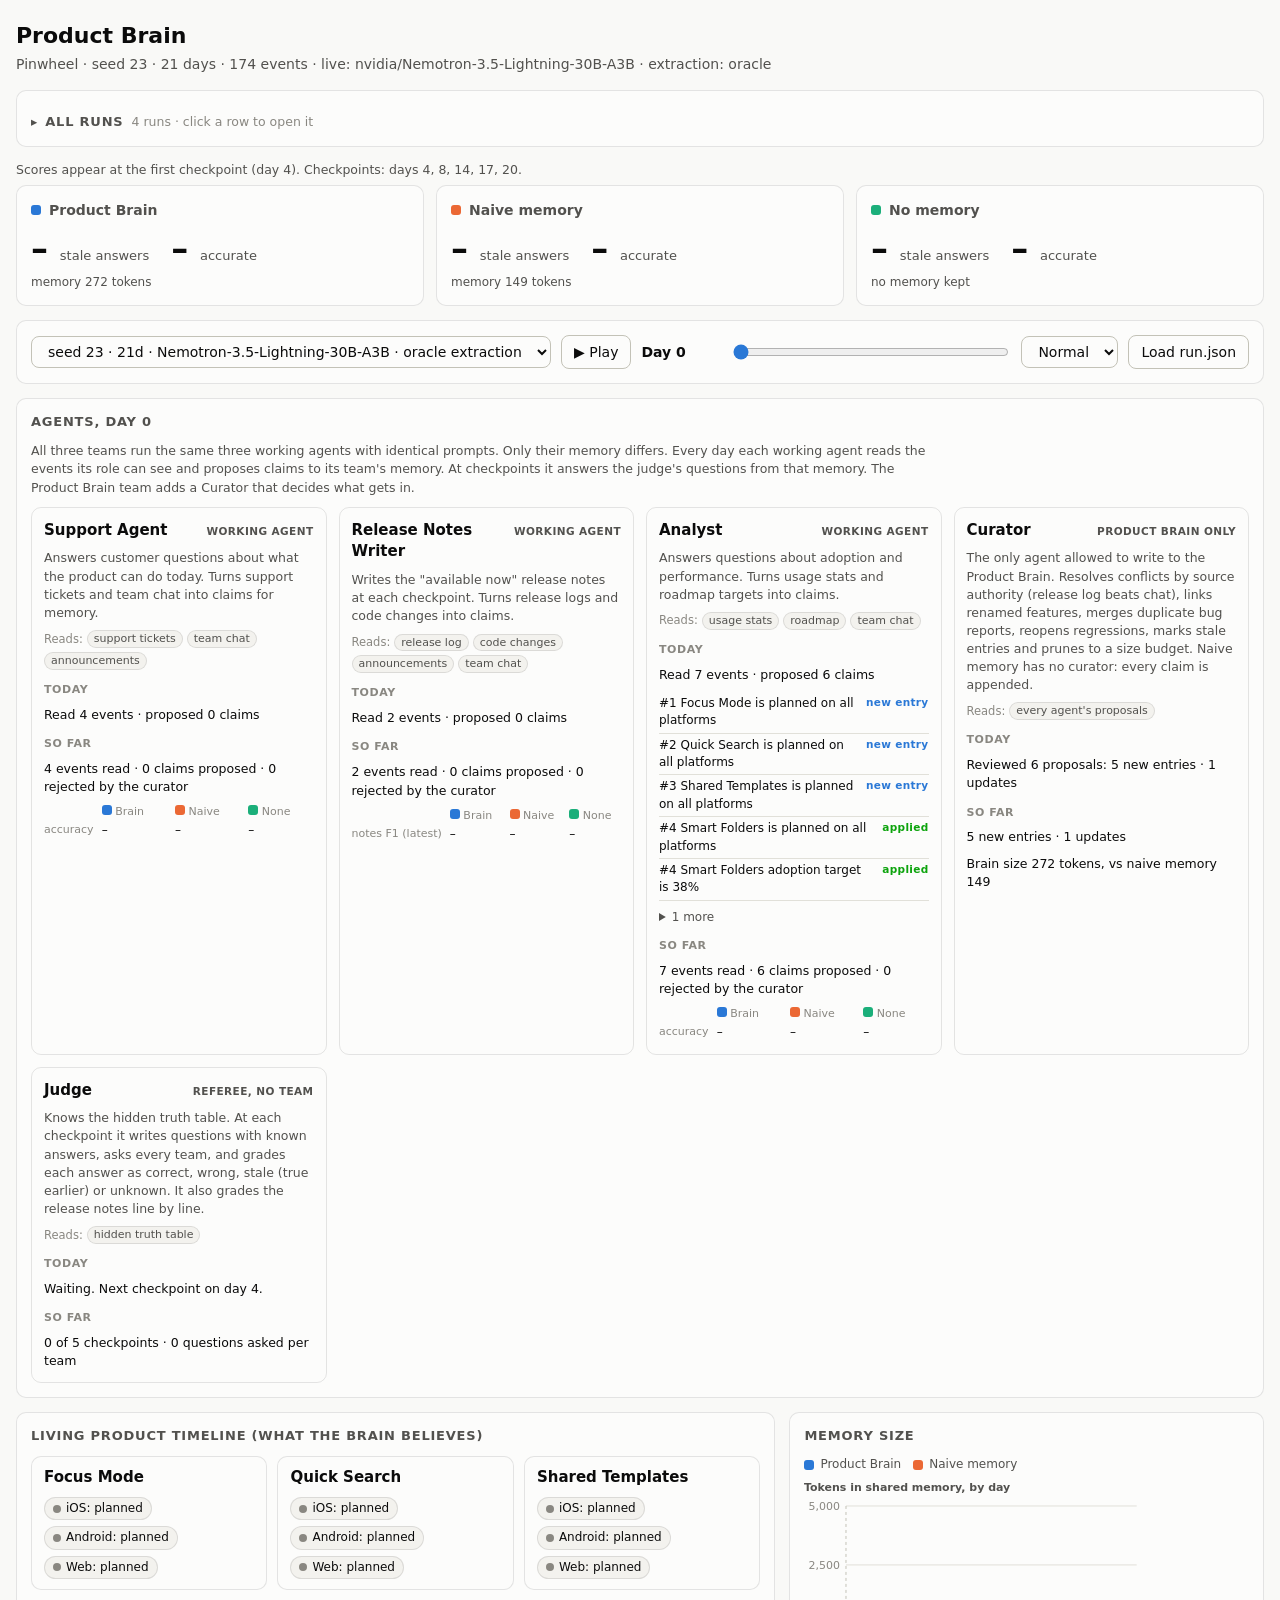
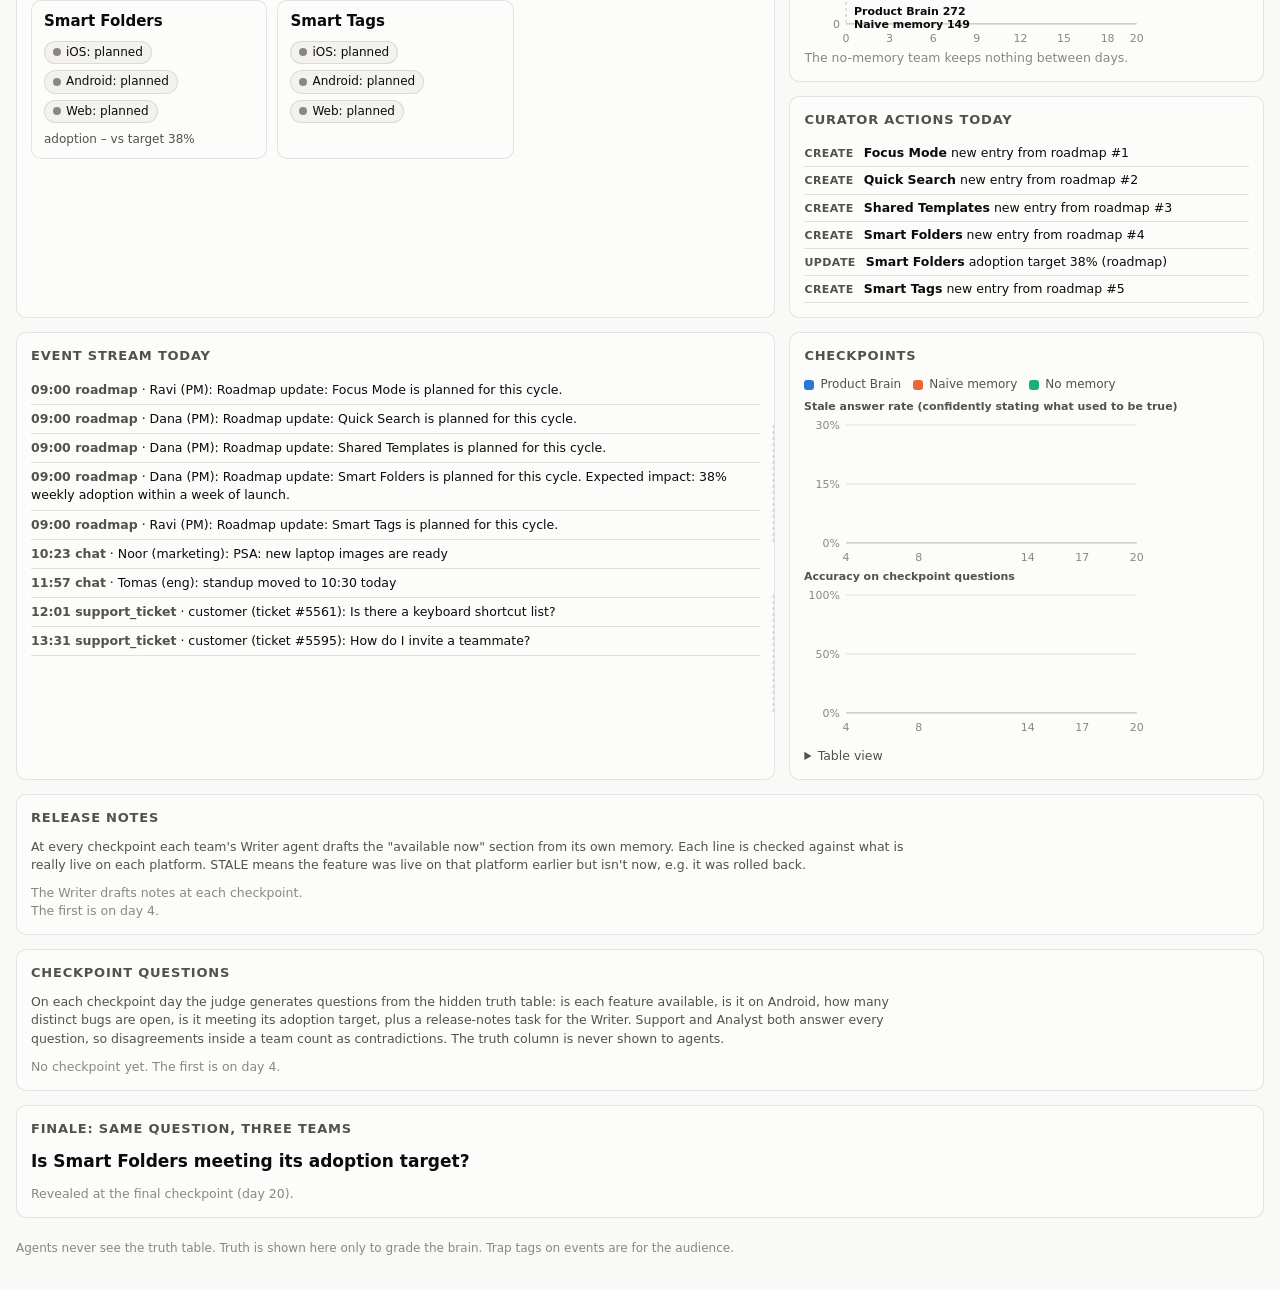
<file: viewer/index.html>
<!doctype html>
<html lang="en">
<head>
<meta charset="utf-8">
<meta name="viewport" content="width=device-width, initial-scale=1">
<title>Product Brain Timeline</title>
<style>
:root {
  color-scheme: light;
  --page: #f9f9f7; --surface: #fcfcfb; --surface-2: #f3f2ee;
  --ink: #0b0b0b; --ink-2: #52514e; --muted: #898781;
  --grid: #e1e0d9; --axis: #c3c2b7; --ring: rgba(11,11,11,0.10);
  --brain: #2a78d6; --naive: #eb6834; --nomem: #1baf7a;
  --good: #0ca30c; --warning: #fab219; --serious: #ec835a; --critical: #d03b3b;
  --flash: rgba(250,178,25,0.28); --snap: rgba(208,59,59,0.18); --merge: rgba(42,120,214,0.18);
}
@media (prefers-color-scheme: dark) {
  :root:not([data-theme="light"]) {
    color-scheme: dark;
    --page: #0d0d0d; --surface: #1a1a19; --surface-2: #242422;
    --ink: #f0efec; --ink-2: #c3c2b7; --muted: #898781;
    --grid: #2c2c2a; --axis: #383835; --ring: rgba(255,255,255,0.10);
    --brain: #3987e5; --naive: #d95926; --nomem: #199e70;
    --flash: rgba(250,178,25,0.22); --snap: rgba(208,59,59,0.28); --merge: rgba(57,135,229,0.25);
  }
}
:root[data-theme="dark"] {
  color-scheme: dark;
  --page: #0d0d0d; --surface: #1a1a19; --surface-2: #242422;
  --ink: #f0efec; --ink-2: #c3c2b7; --muted: #898781;
  --grid: #2c2c2a; --axis: #383835; --ring: rgba(255,255,255,0.10);
  --brain: #3987e5; --naive: #d95926; --nomem: #199e70;
  --flash: rgba(250,178,25,0.22); --snap: rgba(208,59,59,0.28); --merge: rgba(57,135,229,0.25);
}
* { box-sizing: border-box; }
body { margin: 0; background: var(--page); color: var(--ink);
  font: 14px/1.45 system-ui, -apple-system, "Segoe UI", sans-serif; }
header, main { max-width: 1280px; margin: 0 auto; padding: 0 16px; }
header { padding-top: 20px; }
h1 { font-size: 22px; margin: 0 0 2px; }
h2 { font-size: 13px; text-transform: uppercase; letter-spacing: .06em; color: var(--ink-2); margin: 0 0 10px; }
.sub { color: var(--ink-2); margin: 0 0 16px; }
.panel { background: var(--surface); border: 1px solid var(--ring); border-radius: 10px; padding: 14px; min-width: 0; }
.scope { color: var(--ink-2); font-size: 12.5px; margin: 0 0 6px; }
.explain { color: var(--ink-2); font-size: 12.5px; margin: 0 0 10px; max-width: 900px; }
.heroes { display: flex; gap: 22px; align-items: baseline; flex-wrap: wrap; }
.qa-wrap { overflow-x: auto; }
.agents { display: grid; grid-template-columns: repeat(auto-fill, minmax(280px, 1fr)); gap: 12px; }
.agent { border: 1px solid var(--ring); border-radius: 10px; padding: 12px; min-width: 0; display: flex; flex-direction: column; gap: 8px; }
.agent h3 { margin: 0; font-size: 15px; display: flex; align-items: baseline; justify-content: space-between; gap: 8px; }
.agent .kind { font-size: 10.5px; font-weight: 700; letter-spacing: .04em; text-transform: uppercase; color: var(--ink-2); white-space: nowrap; }
.agent .role { font-size: 12.5px; color: var(--ink-2); }
.agent .reads { display: flex; flex-wrap: wrap; gap: 4px; align-items: center; font-size: 11.5px; color: var(--muted); }
.agent .src { font-size: 11px; padding: 0 6px; border-radius: 999px; background: var(--surface-2); border: 1px solid var(--ring); color: var(--ink-2); }
.agent h4 { margin: 4px 0 0; font-size: 11px; letter-spacing: .05em; text-transform: uppercase; color: var(--muted); }
.agent .line { font-size: 12.5px; }
.agent ul { list-style: none; margin: 0; padding: 0; font-size: 12px; }
.agent li { padding: 3px 0; border-bottom: 1px solid var(--grid); display: flex; justify-content: space-between; gap: 8px; }
.agent li span:first-child { min-width: 0; overflow-wrap: anywhere; }
.agent .out { white-space: nowrap; font-size: 10.5px; font-weight: 700; letter-spacing: .03em; }
.agent .stats { display: grid; grid-template-columns: auto repeat(3, minmax(0, 1fr)); gap: 2px 8px; font-size: 12px; font-variant-numeric: tabular-nums; }
.agent .stats .h { color: var(--muted); font-size: 11px; }
.agent details summary { margin: 0; font-size: 12px; }
.rn { display: grid; grid-template-columns: repeat(4, minmax(0,1fr)); gap: 12px; }
.rn .col { border: 1px solid var(--ring); border-radius: 10px; padding: 10px 12px; min-width: 0; }
.rn .col.truth { background: var(--surface-2); }
.rn h3 { margin: 0 0 2px; font-size: 14px; display: flex; align-items: center; gap: 6px; }
.rn .f1 { color: var(--ink-2); font-size: 12px; margin-bottom: 8px; }
.rn ul { list-style: none; margin: 0; padding: 0; }
.rn li { padding: 4px 0; border-bottom: 1px solid var(--grid); font-size: 13px; }
.rn li .plats { display: flex; flex-wrap: wrap; gap: 4px; margin-top: 3px; }
.rn .chip { font-size: 11px; padding: 0 6px; border-radius: 999px; border: 1px solid var(--ring); }
.rn .chip.ok { border-color: var(--good); } .rn .chip.bad { border-color: var(--critical); color: var(--critical); }
.rn .chip.stale { border-color: var(--critical); color: var(--critical); background: var(--snap); font-weight: 700; }
.rn .missing { color: var(--ink-2); font-size: 12px; margin-top: 8px; }
.rn .missing b { color: var(--ink); }
@media (max-width: 860px) { .rn { grid-template-columns: minmax(0,1fr); } }
.qa { table-layout: fixed; min-width: 760px; }
.qa td, .qa th { text-align: left; vertical-align: top; overflow-wrap: anywhere; }
.qa td { font-variant-numeric: normal; }
.qa col.q { width: 26%; } .qa col.t { width: 11%; }
.badge { display: inline-block; font-size: 10.5px; font-weight: 700; letter-spacing: .03em; padding: 0 6px; border-radius: 999px;
  margin-left: 4px; border: 1px solid currentColor; }
.badge.ok { color: var(--good); } .badge.bad { color: var(--critical); } .badge.stale { color: var(--critical); background: var(--snap); }
.badge.unk { color: var(--muted); }
.qa .split { display: block; color: var(--ink-2); font-size: 11.5px; }
.tiles { display: grid; grid-template-columns: repeat(3, minmax(0,1fr)); gap: 12px; margin-bottom: 14px; }
.tile .label { display: flex; align-items: center; gap: 8px; color: var(--ink-2); font-weight: 600; }
.tile .hero { font-size: 34px; font-weight: 700; margin: 4px 0 0; }
.tile .hero small { font-size: 13px; font-weight: 500; color: var(--ink-2); }
.tile .meta { color: var(--ink-2); font-size: 12px; }
.swatch { width: 10px; height: 10px; border-radius: 3px; display: inline-block; flex: none; }
.controls { display: flex; flex-wrap: wrap; gap: 10px; align-items: center; margin-bottom: 14px; }
.controls input[type=range] { flex: 1 1 240px; accent-color: var(--brain); }
button, select { font: inherit; color: var(--ink); background: var(--surface); border: 1px solid var(--axis);
  border-radius: 8px; padding: 6px 12px; cursor: pointer; }
button:hover { background: var(--surface-2); }
.daylabel { font-weight: 700; min-width: 80px; }
#run-picker { max-width: 100%; }
.runs { margin-bottom: 14px; }
.runs summary { cursor: pointer; display: flex; align-items: baseline; gap: 8px; list-style: none; }
.runs summary::-webkit-details-marker { display: none; }
.runs summary::before { content: "▸"; color: var(--ink-2); }
.runs[open] summary::before { content: "▾"; }
.runs summary h2 { margin: 0; }
.runs summary span { color: var(--muted); font-size: 12.5px; }
.runs .scroll { overflow-x: auto; margin-top: 10px; }
.runs tr.pick { cursor: pointer; }
.runs tr.pick:hover td { background: var(--surface-2); }
.runs .mock { color: var(--muted); }
code { font-size: 12.5px; background: var(--surface-2); padding: 1px 5px; border-radius: 4px; }
.grid { display: grid; grid-template-columns: minmax(0, 1.6fr) minmax(0, 1fr); gap: 14px; margin-bottom: 14px; }
.cards { display: grid; grid-template-columns: repeat(auto-fill, minmax(230px, 1fr)); gap: 10px; }
.card { border: 1px solid var(--ring); border-radius: 10px; padding: 10px 12px; background: var(--surface); position: relative; }
.card h3 { margin: 0; font-size: 15px; }
.card .former { color: var(--ink-2); font-size: 12px; }
.card .row { display: flex; flex-wrap: wrap; gap: 6px; margin-top: 8px; }
.pill { display: inline-flex; align-items: center; gap: 5px; font-size: 12px; padding: 2px 8px; border-radius: 999px;
  background: var(--surface-2); border: 1px solid var(--ring); }
.pill .dot { width: 8px; height: 8px; border-radius: 50%; }
.pill.disputed { border-color: var(--warning); }
.card .facts { font-size: 12px; color: var(--ink-2); margin-top: 8px; }
.card .warn { font-size: 12px; margin-top: 6px; color: var(--ink); }
.card.snap { animation: snap .9s ease; }
.card.merge { animation: merge 1.2s ease; }
.card.conflict { animation: flash 1.2s ease 2; }
.tag { display: block; font-size: 10.5px; font-weight: 700; letter-spacing: .04em; color: var(--ink-2); margin-bottom: 2px; }
@keyframes snap { 0% { transform: translateX(0); background: var(--snap); } 20% { transform: translateX(-6px); }
  40% { transform: translateX(6px); } 60% { transform: translateX(-3px); } 100% { transform: none; background: var(--surface); } }
@keyframes merge { 0% { transform: scale(.92); background: var(--merge); } 100% { transform: none; background: var(--surface); } }
@keyframes flash { 0%, 100% { background: var(--surface); } 50% { background: var(--flash); } }
@media (prefers-reduced-motion: reduce) { .card { animation: none !important; } }
.feed { max-height: 280px; overflow: auto; font-size: 12.5px; }
.feed div { padding: 5px 0; border-bottom: 1px solid var(--grid); }
.feed .type { font-weight: 600; color: var(--ink-2); }
.feed .trap { font-size: 11px; font-weight: 700; margin-left: 4px; padding: 0 6px; border-radius: 999px; background: var(--flash); }
.log div { padding: 4px 0; border-bottom: 1px solid var(--grid); font-size: 12.5px; }
.log .act { font-weight: 700; text-transform: uppercase; font-size: 11px; letter-spacing: .04em; margin-right: 6px; }
.empty { color: var(--muted); font-size: 12.5px; }
.chart { position: relative; }
.chart svg { display: block; width: 100%; height: auto; overflow: visible; }
.chart text { fill: var(--muted); font-size: 11px; font-variant-numeric: tabular-nums; }
.chart .dlabel { fill: var(--ink); font-weight: 600; }
.legend { display: flex; flex-wrap: wrap; gap: 12px; font-size: 12px; color: var(--ink-2); margin-bottom: 6px; }
.legend span { display: inline-flex; align-items: center; gap: 6px; }
.tooltip { position: fixed; pointer-events: none; background: var(--surface); color: var(--ink); border: 1px solid var(--ring);
  box-shadow: 0 4px 16px rgba(0,0,0,.12); border-radius: 8px; padding: 6px 9px; font-size: 12px; display: none; z-index: 10; }
.tooltip b { display: block; margin-bottom: 2px; }
.stack > * + * { margin-top: 14px; }
table { border-collapse: collapse; width: 100%; font-size: 12.5px; font-variant-numeric: tabular-nums; }
th, td { text-align: right; padding: 5px 8px; border-bottom: 1px solid var(--grid); }
th:first-child, td:first-child { text-align: left; }
th { color: var(--ink-2); font-weight: 600; }
tr.current td { background: var(--surface-2); }
.finale { display: grid; grid-template-columns: repeat(3, minmax(0,1fr)); gap: 12px; }
.finale .ans { font-size: 28px; font-weight: 700; margin: 4px 0; }
.finale .verdict { font-weight: 700; font-size: 13px; }
.finale .reason { color: var(--ink-2); font-size: 12.5px; }
.q { font-size: 17px; font-weight: 600; margin: 0 0 12px; }
details summary { cursor: pointer; color: var(--ink-2); font-size: 12.5px; margin-top: 8px; }
footer { max-width: 1280px; margin: 0 auto; padding: 8px 16px 32px; color: var(--muted); font-size: 12px; }
@media (max-width: 860px) {
  .grid { grid-template-columns: minmax(0,1fr); }
  .tiles, .finale { grid-template-columns: minmax(0,1fr); }
}
</style>
</head>
<body>
<header>
  <h1>Product Brain</h1>
  <p class="sub" id="meta">No runs yet. Run <code>python -m product_brain run</code>, then reload.</p>
  <details class="panel runs" id="runs-panel">
    <summary><h2>All runs</h2> <span id="runs-count"></span></summary>
    <div id="runs-table"></div>
  </details>
  <p class="scope" id="scope"></p>
  <div class="tiles" id="tiles"></div>
  <div class="controls panel">
    <select id="run-picker" aria-label="Run"></select>
    <button id="play">▶ Play</button>
    <span class="daylabel" id="daylabel">Day 0</span>
    <input type="range" id="slider" min="0" max="0" value="0" aria-label="Simulated day">
    <select id="speed" aria-label="Playback speed">
      <option value="1600">Slow</option><option value="900" selected>Normal</option><option value="400">Fast</option>
    </select>
    <label><button type="button" onclick="document.getElementById('file').click()">Load run.json</button>
      <input type="file" id="file" accept=".json" hidden></label>
  </div>
</header>
<main>
  <section class="panel" style="margin-bottom:14px">
    <h2 id="agents-title">Agents</h2>
    <p class="explain">All three teams run the same three working agents with identical prompts. Only their memory differs.
      Every day each working agent reads the events its role can see and proposes claims to its team's memory. At checkpoints
      it answers the judge's questions from that memory. The Product Brain team adds a Curator that decides what gets in.</p>
    <div class="agents" id="agents"></div>
  </section>
  <div class="grid">
    <section class="panel">
      <h2>Living product timeline (what the brain believes)</h2>
      <div class="cards" id="cards"></div>
    </section>
    <div class="stack">
      <section class="panel">
        <h2>Memory size</h2>
        <div class="legend" id="size-legend"></div>
        <div class="chart" id="size-chart"></div>
        <div class="empty">The no-memory team keeps nothing between days.</div>
      </section>
      <section class="panel">
        <h2>Curator actions today</h2>
        <div class="log" id="log"></div>
      </section>
    </div>
  </div>
  <div class="grid">
    <section class="panel">
      <h2>Event stream today</h2>
      <div class="feed" id="feed"></div>
    </section>
    <section class="panel">
      <h2>Checkpoints</h2>
      <div class="legend" id="cp-legend"></div>
      <div class="chart" id="stale-chart"></div>
      <div class="chart" id="acc-chart"></div>
      <details><summary>Table view</summary><div id="cp-table"></div></details>
    </section>
  </div>
  <section class="panel" style="margin-bottom:14px">
    <h2 id="rn-title">Release notes</h2>
    <p class="explain">At every checkpoint each team's Writer agent drafts the "available now" section from its own memory.
      Each line is checked against what is really live on each platform. STALE means the feature was live on that
      platform earlier but isn't now, e.g. it was rolled back.</p>
    <div class="rn" id="rn"></div>
  </section>
  <section class="panel" style="margin-bottom:14px">
    <h2 id="qa-title">Checkpoint questions</h2>
    <p class="explain">On each checkpoint day the judge generates questions from the hidden truth table: is each
      feature available, is it on Android, how many distinct bugs are open, is it meeting its adoption target,
      plus a release-notes task for the Writer. Support and Analyst both answer every question, so disagreements
      inside a team count as contradictions. The truth column is never shown to agents.</p>
    <div id="qa"></div>
  </section>
  <section class="panel" style="margin-bottom:14px">
    <h2>Finale: same question, three teams</h2>
    <div id="finale"></div>
  </section>
</main>
<footer>Agents never see the truth table. Truth is shown here only to grade the brain. Trap tags on events are for the audience.</footer>
<div class="tooltip" id="tip"></div>
<script src="runs/index.js" onerror="console.warn('no runs yet: python -m product_brain run')"></script>
<script>
const TEAMS = [
  { key: "brain", label: "Product Brain", color: "var(--brain)" },
  { key: "naive", label: "Naive memory", color: "var(--naive)" },
  { key: "no_memory", label: "No memory", color: "var(--nomem)" },
];
const STATUS = { live: "var(--good)", beta: "var(--warning)", pulled: "var(--critical)", planned: "var(--muted)" };
const PLAT = { ios: "iOS", android: "Android", web: "Web" };
const ACTION_COLOR = { conflict: "var(--warning)", rollback: "var(--critical)", rename: "var(--brain)", merge: "var(--brain)",
  dedup: "var(--ink-2)", prune: "var(--muted)", stale: "var(--serious)", fix: "var(--good)" };
const $ = id => document.getElementById(id);
const esc = s => String(s ?? "").replace(/[&<>"]/g, c => ({ "&": "&amp;", "<": "&lt;", ">": "&gt;", '"': "&quot;" }[c]));
const pct = v => v == null ? "–" : Math.round(v * 100) + "%";
let RUN = null, day = 0, timer = null, runId = null;
const INDEX = window.RUN_INDEX || [];
const hashParam = k => (location.hash.match(new RegExp(`[#&]${k}=([^&]+)`)) || [])[1];

function init(run) {
  RUN = run;
  const h = hashParam("day");
  day = h ? Math.min(+h, run.days.length - 1) : 0;
  const m = run.meta;
  $("meta").textContent = `${m.product} · seed ${m.seed} · ${m.days} days · ${m.events} events · ` +
    (m.mode === "mock" ? "mock mode (no LLM; pipeline test)" : `live: ${m.agent_model}`) + ` · extraction: ${m.extract}`;
  $("slider").max = m.days - 1;
  const legend = keys => TEAMS.filter(t => keys.includes(t.key))
    .map(t => `<span><span class="swatch" style="background:${t.color}"></span>${t.label}</span>`).join("");
  $("size-legend").innerHTML = legend(["brain", "naive"]);
  $("cp-legend").innerHTML = legend(TEAMS.map(t => t.key));
  render();
}

function render() {
  const d = RUN.days[day], prev = RUN.days[day - 1];
  $("slider").value = day;
  $("daylabel").textContent = `Day ${day}`;
  renderCards(d, prev);
  renderFeed(d);
  renderLog(d);
  renderCharts();
  renderTable();
  renderFinale();
  renderTiles();
  renderQA();
  renderNotes();
  renderAgents();
}

function renderCards(d, prev) {
  const prevById = Object.fromEntries((prev?.brain || []).map(c => [c.id, c]));
  const conflicted = new Set(d.log.filter(l => l.action === "conflict").map(l => l.feature));
  const renamed = new Set(d.log.filter(l => l.action === "rename" || l.action === "merge").map(l => l.feature));
  $("cards").innerHTML = d.brain.map(c => {
    const p = prevById[c.id];
    const regressed = p && Object.entries(c.platforms).some(([k, v]) => p.platforms[k]?.status === "live" && v.status !== "live");
    const cls = regressed ? "snap" : renamed.has(c.name) ? "merge" : conflicted.has(c.name) ? "conflict" : "";
    const tag = regressed ? "ROLLED BACK" : renamed.has(c.name) ? "RENAMED" : conflicted.has(c.name) ? "CONFLICT RESOLVED" : "";
    const pills = Object.keys(PLAT).filter(k => c.platforms[k]).map(k => {
      const s = c.platforms[k];
      return `<span class="pill${s.disputed ? " disputed" : ""}" title="${esc(s.source + " · day " + s.day + (s.disputed ? " · " + s.disputed : ""))}">
        <span class="dot" style="background:${STATUS[s.status]}"></span>${PLAT[k]}: ${s.status}${s.disputed ? " ⚑" : ""}</span>`;
    }).join("");
    const open = c.issues.filter(i => i.status === "open");
    const facts = [];
    if (c.adoption != null || c.target != null) facts.push(`adoption ${pct(c.adoption)}` + (c.target != null ? ` vs target ${pct(c.target)}` : ""));
    if (open.length) facts.push(`${open.length} open issue${open.length > 1 ? "s" : ""} (${open.reduce((a, i) => a + i.reports, 0)} reports)`);
    const truth = c.fid && d.truth[c.fid];
    const diffs = truth ? Object.keys(PLAT).filter(k => c.platforms[k] && c.platforms[k].status !== truth.platforms[k])
      .map(k => `${PLAT[k]} is really ${truth.platforms[k]}`) : [];
    return `<div class="card ${cls}">${tag ? `<span class="tag">${tag}</span>` : ""}
      <h3>${esc(c.name)}</h3>${c.former.length ? `<div class="former">formerly ${esc(c.former.join(", "))}</div>` : ""}
      <div class="row">${pills}</div>
      ${facts.length ? `<div class="facts">${esc(facts.join(" · "))}</div>` : ""}
      ${diffs.length ? `<div class="warn">⚠ brain differs from truth: ${esc(diffs.join(", "))}</div>` : ""}</div>`;
  }).join("") || `<div class="empty">The brain is empty.</div>`;
}

function renderFeed(d) {
  $("feed").innerHTML = d.events.map(e => `<div><span class="type">${esc(e.time)} ${esc(e.type)}</span> · ${esc(e.author)}: ${esc(e.text)}
    ${e.trap ? `<span class="trap">${esc(e.trap.replace(/_/g, " "))}</span>` : ""}</div>`).join("") || `<div class="empty">No events.</div>`;
}

function renderLog(d) {
  $("log").innerHTML = d.log.map(l => `<div><span class="act" style="color:${ACTION_COLOR[l.action] || "var(--ink-2)"}">${esc(l.action)}</span>
    <b>${esc(l.feature)}</b> ${esc(l.detail)}</div>`).join("") || `<div class="empty">Nothing to curate today.</div>`;
}

// --- charts -------------------------------------------------------------------
function lineChart(host, { xs, series, yMax, fmt, title, cursor, xName }) {
  const W = Math.max(280, host.clientWidth || 360), H = 170, m = { l: 42, r: 112, t: 26, b: 26 };
  const x = v => m.l + (xs.length < 2 ? 0 : (v - xs[0]) / (xs[xs.length - 1] - xs[0]) * (W - m.l - m.r));
  const y = v => H - m.b - (v / (yMax || 1)) * (H - m.t - m.b);
  const ticks = [0, yMax / 2, yMax];
  let s = `<svg viewBox="0 0 ${W} ${H}" role="img" aria-label="${esc(title)}">`;
  s += `<text x="0" y="11" style="fill:var(--ink-2);font-weight:600">${esc(title)}</text>`;
  ticks.forEach(t => s += `<line x1="${m.l}" x2="${W - m.r}" y1="${y(t)}" y2="${y(t)}" stroke="var(--grid)" stroke-width="1"/>
    <text x="${m.l - 6}" y="${y(t) + 4}" text-anchor="end">${fmt(t)}</text>`);
  s += `<line x1="${m.l}" x2="${W - m.r}" y1="${y(0)}" y2="${y(0)}" stroke="var(--axis)"/>`;
  const step = Math.max(1, Math.ceil(xs.length / Math.min(8, (W - m.l - m.r) / 32)));
  xs.forEach((v, i) => { if (i % step === 0 || i === xs.length - 1) s += `<text x="${x(v)}" y="${H - 8}" text-anchor="middle">${v}</text>`; });
  if (cursor != null) s += `<line x1="${x(cursor)}" x2="${x(cursor)}" y1="${m.t}" y2="${y(0)}" stroke="var(--axis)" stroke-dasharray="3 3"/>`;
  const labels = [];
  series.forEach(sr => {
    const pts = sr.values.map((v, i) => v == null ? null : [x(xs[i]), y(v)]).filter(Boolean);
    if (!pts.length) return;
    s += `<polyline fill="none" stroke="${sr.color}" stroke-width="2" stroke-linejoin="round" stroke-linecap="round" points="${pts.map(p => p.join(",")).join(" ")}"/>`;
    if (sr.markers) pts.forEach(p => s += `<circle cx="${p[0]}" cy="${p[1]}" r="4" fill="${sr.color}" stroke="var(--surface)" stroke-width="2"/>`);
    const last = pts[pts.length - 1], lv = sr.values.filter(v => v != null).at(-1);
    labels.push({ y: last[1], x: last[0], text: `${sr.label} ${fmt(lv)}` });
  });
  labels.sort((a, b) => a.y - b.y).forEach((l, i, arr) => { if (i && l.y - arr[i - 1].y < 13) l.y = arr[i - 1].y + 13; });
  for (let i = labels.length - 1, floor = y(0); i >= 0; i--, floor -= 13) labels[i].y = Math.min(labels[i].y, floor);
  labels.forEach(l => s += `<text class="dlabel" x="${l.x + 8}" y="${l.y + 4}">${esc(l.text)}</text>`);
  s += `<line class="xh" x1="0" x2="0" y1="${m.t}" y2="${y(0)}" stroke="var(--ink-2)" stroke-width="1" visibility="hidden"/>`;
  s += `<rect x="${m.l - 10}" y="0" width="${W - m.l - m.r + 20}" height="${H}" fill="transparent"/></svg>`;
  host.innerHTML = s;
  const svg = host.querySelector("svg"), xh = svg.querySelector(".xh"), tip = $("tip");
  svg.querySelector("rect").addEventListener("mousemove", ev => {
    const r = svg.getBoundingClientRect(), px = (ev.clientX - r.left) * W / r.width;
    let i = 0; xs.forEach((v, j) => { if (Math.abs(x(v) - px) < Math.abs(x(xs[i]) - px)) i = j; });
    xh.setAttribute("x1", x(xs[i])); xh.setAttribute("x2", x(xs[i])); xh.setAttribute("visibility", "visible");
    tip.innerHTML = `<b>${xName} ${xs[i]}</b>` + series.map(sr => `<div><span class="swatch" style="background:${sr.color}"></span> ${esc(sr.label)}: ${fmt(sr.values[i])}</div>`).join("");
    tip.style.display = "block";
    tip.style.left = Math.min(ev.clientX + 14, innerWidth - 200) + "px"; tip.style.top = ev.clientY + 14 + "px";
  });
  svg.querySelector("rect").addEventListener("mouseleave", () => { tip.style.display = "none"; xh.setAttribute("visibility", "hidden"); });
}

function renderCharts() {
  const xs = RUN.days.map(d => d.day);
  const shown = RUN.days.map((d, i) => i <= day);
  const sizeSeries = TEAMS.filter(t => t.key !== "no_memory").map(t => ({
    label: t.label, color: t.color, values: RUN.days.map((d, i) => shown[i] ? d.sizes[t.key] : null) }));
  const maxSize = Math.max(...RUN.days.map(d => Math.max(d.sizes.naive, d.sizes.brain)), 100);
  lineChart($("size-chart"), { xs, series: sizeSeries, yMax: Math.ceil(maxSize / 1000) * 1000, fmt: v => v == null ? "–" : Math.round(v).toLocaleString(),
    title: "Tokens in shared memory, by day", cursor: day, xName: "Day" });

  const cps = RUN.days.filter(d => d.checkpoint).map(d => d.checkpoint);
  const cx = cps.map(c => c.day);
  const mk = metric => TEAMS.map(t => ({ label: t.label, color: t.color, markers: true,
    values: cps.map(c => c.day <= day ? c.teams[t.key][metric] : null) }));
  const f = v => v == null ? "–" : Math.round(v * 100) + "%";
  lineChart($("stale-chart"), { xs: cx, series: mk("stale_rate"), yMax: Math.max(0.2, ...cps.flatMap(c => TEAMS.map(t => c.teams[t.key].stale_rate))),
    fmt: f, title: "Stale answer rate (confidently stating what used to be true)", cursor: day, xName: "Checkpoint day" });
  lineChart($("acc-chart"), { xs: cx, series: mk("accuracy"), yMax: 1, fmt: f, title: "Accuracy on checkpoint questions", cursor: day, xName: "Checkpoint day" });
}

function renderTable() {
  const cps = RUN.days.filter(d => d.checkpoint).map(d => d.checkpoint);
  let h = `<table><tr><th>Day</th><th>Team</th><th>Accuracy</th><th>Stale</th><th>Contradictions</th><th>Notes F1</th><th>Tokens/task</th><th>Memory</th></tr>`;
  cps.forEach(c => TEAMS.forEach(t => {
    const s = c.teams[t.key];
    h += `<tr class="${c.day === day ? "current" : ""}"><td>${c.day}</td><td>${t.label}</td><td>${pct(s.accuracy)}</td><td>${pct(s.stale_rate)}</td>
      <td>${pct(s.contradiction_rate)}</td><td>${s.notes_f1.toFixed(2)}</td><td>${s.tokens_per_task.toLocaleString()}</td><td>${s.memory_tokens.toLocaleString()}</td></tr>`;
  }));
  $("cp-table").innerHTML = h + "</table>";
}

// Scores computed from every checkpoint up to the current day, so the tiles move during playback.
function scoreUpTo(d) {
  const cps = RUN.days.filter(x => x.checkpoint && x.day <= d).map(x => x.checkpoint);
  const out = {};
  TEAMS.forEach(t => {
    const all = cps.flatMap(c => c.answers[t.key]);
    const qa = all.filter(a => a.type !== "release_notes"), notes = all.filter(a => a.type === "release_notes");
    const byQ = {};
    qa.forEach(a => (byQ[a.qid] ??= new Set()).add(JSON.stringify(a.answer)));
    const pairs = Object.values(byQ);
    const n = qa.length || 1;
    out[t.key] = {
      checkpoints: cps.length, questions: qa.length,
      accuracy: qa.filter(a => a.correct).length / n, stale: qa.filter(a => a.stale).length / n,
      unknown: qa.filter(a => a.abstain).length / n,
      contradiction: pairs.filter(v => v.size > 1).length / (pairs.length || 1),
      notes: notes.length ? notes.reduce((a, x) => a + x.f1, 0) / notes.length : null,
      tokens: all.length ? Math.round(all.reduce((a, x) => a + x.tokens, 0) / all.length) : null,
    };
  });
  return out;
}

function renderTiles() {
  const cpDays = RUN.days.filter(x => x.checkpoint).map(x => x.day);
  const done = cpDays.filter(x => x <= day).length;
  const sizes = RUN.days[day].sizes;
  if (!done) {
    $("scope").textContent = `Scores appear at the first checkpoint (day ${cpDays[0]}). Checkpoints: days ${cpDays.join(", ")}.`;
  } else {
    $("scope").textContent = `Scores through day ${day}: ${done} of ${cpDays.length} checkpoints` +
      (done === cpDays.length ? " (final)" : ` · next checkpoint on day ${cpDays.find(x => x > day)}`);
  }
  const sc = done ? scoreUpTo(day) : null;
  $("tiles").innerHTML = TEAMS.map(t => {
    const s = sc?.[t.key];
    const mem = t.key === "no_memory" ? "no memory kept" : `memory ${sizes[t.key].toLocaleString()} tokens`;
    return `<div class="panel tile"><div class="label"><span class="swatch" style="background:${t.color}"></span>${t.label}</div>
      <div class="heroes"><div class="hero">${s ? pct(s.stale) : "–"} <small>stale answers</small></div>
        <div class="hero">${s ? pct(s.accuracy) : "–"} <small>accurate</small></div></div>
      <div class="meta">${s ? `${s.questions} answers · ${pct(s.unknown)} "unknown" · contradictions ${pct(s.contradiction)}` +
        ` · notes F1 ${s.notes == null ? "–" : s.notes.toFixed(2)} · ${s.tokens.toLocaleString()} tokens/task · ` : ""}${mem}</div></div>`;
  }).join("");
}

function badge(a) {
  if (a.type === "release_notes") return `<span class="badge ${a.f1 === 1 ? "ok" : "bad"}">F1 ${a.f1.toFixed(2)}</span>` +
    (a.stale_items ? `<span class="badge stale">${a.stale_items} STALE</span>` : "");
  if (a.abstain) return `<span class="badge unk">?</span>`;
  if (a.correct) return `<span class="badge ok">✓</span>`;
  return a.stale ? `<span class="badge stale">STALE</span>` : `<span class="badge bad">✗</span>`;
}
const fmtVal = (type, v) => type === "adoption" && typeof v === "number" ? (v * 100).toFixed(1).replace(/\.0$/, "") + "%"
  : String(v).replace(/_/g, " ");
const fmtAns = (a, type) => Array.isArray(a)
  ? (a.length ? a.map(f => `${f.name} (${f.platforms.map(p => PLAT[p] || p).join(", ")})`).join("; ") : "nothing")
  : fmtVal(type, a);

function renderQA() {
  const cp = [...RUN.days].reverse().find(x => x.checkpoint && x.day <= day)?.checkpoint;
  if (!cp) {
    $("qa-title").textContent = "Checkpoint questions";
    $("qa").innerHTML = `<div class="empty">No checkpoint yet. The first is on day ${RUN.days.find(x => x.checkpoint).day}.</div>`;
    return;
  }
  $("qa-title").textContent = `Checkpoint questions, day ${cp.day}` + (cp.day === day ? "" : " (latest so far)");
  const qids = [...new Set(cp.answers.brain.filter(a => a.type !== "release_notes").map(a => a.qid))];
  const rows = qids.map(qid => {
    const q = cp.answers.brain.find(a => a.qid === qid);
    const cells = TEAMS.map(t => {
      const as = cp.answers[t.key].filter(a => a.qid === qid);
      const same = as.every(a => JSON.stringify(a.answer) === JSON.stringify(as[0].answer));
      const body = same
        ? `<span class="ans">${esc(fmtAns(as[0].answer, q.type))}</span>${badge(as[0])}`
        : as.map(a => `<span class="split">${a.agent}: ${esc(fmtAns(a.answer, q.type))}${badge(a)}</span>`).join("");
      const tip = as.map(a => `${a.agent} (${Math.round(a.confidence * 100)}%): ${a.reason}`).join("\n");
      return `<td title="${esc(tip)}">${body}</td>`;
    }).join("");
    return `<tr><td>${esc(q.question)}</td><td>${esc(fmtVal(q.type, q.truth))}</td>${cells}</tr>`;
  }).join("");
  $("qa").innerHTML = `<div class="qa-wrap"><table class="qa"><colgroup><col class="q"><col class="t"><col><col><col></colgroup><tr><th>Question</th><th>Truth</th>` +
    TEAMS.map(t => `<th><span class="swatch" style="background:${t.color}"></span> ${t.label}</th>`).join("") +
    `</tr>${rows}</table></div><div class="empty" style="margin-top:6px">✓ correct · ✗ wrong · STALE wrong but true earlier, said with ≥60% confidence · ? said "unknown". Hover a cell for each agent's reasoning.</div>`;
}

const AGENTS = {
  support: { title: "Support Agent", kind: "working agent",
    role: "Answers customer questions about what the product can do today. Turns support tickets and team chat into claims for memory.",
    reads: ["support tickets", "team chat", "announcements"] },
  writer: { title: "Release Notes Writer", kind: "working agent",
    role: "Writes the \"available now\" release notes at each checkpoint. Turns release logs and code changes into claims.",
    reads: ["release log", "code changes", "announcements", "team chat"] },
  analyst: { title: "Analyst", kind: "working agent",
    role: "Answers questions about adoption and performance. Turns usage stats and roadmap targets into claims.",
    reads: ["usage stats", "roadmap", "team chat"] },
};
const CURATOR_ROLE = "The only agent allowed to write to the Product Brain. Resolves conflicts by source authority (release log beats chat), " +
  "links renamed features, merges duplicate bug reports, reopens regressions, marks stale entries and prunes to a size budget. " +
  "Naive memory has no curator: every claim is appended.";
const JUDGE_ROLE = "Knows the hidden truth table. At each checkpoint it writes questions with known answers, asks every team, " +
  "and grades each answer as correct, wrong, stale (true earlier) or unknown. It also grades the release notes line by line.";
// What the curator did with a proposal, keyed by its log action.
const OUTCOME = { create: ["new entry", "var(--brain)"], update: ["applied", "var(--good)"], rollback: ["applied: rollback", "var(--good)"],
  conflict: ["rejected", "var(--critical)"], rename: ["linked rename", "var(--brain)"], merge: ["merged entries", "var(--brain)"],
  dedup: ["merged duplicate", "var(--ink-2)"], new_issue: ["new issue", "var(--brain)"], reopen: ["reopened issue", "var(--serious)"],
  fix: ["closed issue", "var(--good)"], stale: ["dropped stale", "var(--serious)"] };
const ACTION_LABEL = { conflict: "rejected", rollback: "rollbacks", update: "updates", create: "new entries", rename: "renames",
  merge: "merges", dedup: "duplicates merged", new_issue: "new issues", reopen: "reopened", fix: "issues closed", stale: "stale dropped", prune: "prunes" };

function outcomeOf(d, eventId) {
  const acts = d.log.filter(l => l.event_id === eventId).map(l => l.action);
  const a = acts.find(x => x === "conflict") || acts.find(x => x !== "create") || acts[0];
  return a ? OUTCOME[a] || [a, "var(--ink-2)"] : ["no change", "var(--muted)"];
}

function renderAgents() {
  const d = RUN.days[day];
  $("agents-title").textContent = `Agents, day ${day}`;
  if (!d.agents) {
    const note = `<div class="empty">Activity wasn't recorded for this run (it predates activity logging). Pick a newer run to see what this agent did each day.</div>`;
    const card = (title, kind, role, reads) => `<div class="agent"><h3>${title}<span class="kind">${kind}</span></h3>
      <div class="role">${esc(role)}</div><div class="reads">Reads: ${reads.map(r => `<span class="src">${r}</span>`).join("")}</div>${note}</div>`;
    $("agents").innerHTML = Object.values(AGENTS).map(a => card(a.title, a.kind, a.role, a.reads)).join("") +
      card("Curator", "Product Brain only", CURATOR_ROLE, ["every agent's proposals"]) +
      card("Judge", "referee, no team", JUDGE_ROLE, ["hidden truth table"]);
    return;
  }
  const upto = RUN.days.slice(0, day + 1);
  const cps = upto.filter(x => x.checkpoint).map(x => x.checkpoint);
  const todayCp = d.checkpoint;
  const statsFor = role => {
    const rows = TEAMS.map(t => {
      const all = cps.flatMap(c => c.answers[t.key]).filter(a => a.agent === role);
      if (role === "writer") {
        const last = all.at(-1);
        return last ? last.f1.toFixed(2) : "–";
      }
      return all.length ? pct(all.filter(a => a.correct).length / all.length) : "–";
    });
    const label = role === "writer" ? "notes F1 (latest)" : "accuracy";
    return `<div class="stats"><span></span>${TEAMS.map(t => `<span class="h"><span class="swatch" style="background:${t.color}"></span> ${{ brain: "Brain", naive: "Naive", no_memory: "None" }[t.key]}</span>`).join("")}
      <span class="h">${label}</span>${rows.map(r => `<span>${r}</span>`).join("")}</div>`;
  };
  const working = Object.entries(AGENTS).map(([role, info]) => {
    const a = d.agents[role];
    const totals = upto.reduce((acc, x) => {
      const ag = x.agents?.[role];
      if (!ag) return acc;
      acc.read += ag.read.length; acc.proposed += ag.proposals.length;
      acc.rejected += ag.proposals.filter(p => outcomeOf(x, p.event_id)[0] === "rejected").length;
      return acc;
    }, { read: 0, proposed: 0, rejected: 0 });
    const items = a.proposals.map(p => {
      const [label, color] = outcomeOf(d, p.event_id);
      return `<li><span>#${p.event_id} ${esc(p.summary)}</span><span class="out" style="color:${color}">${label}</span></li>`;
    });
    const shown = items.slice(0, 5).join(""), more = items.slice(5).join("");
    const answered = todayCp ? todayCp.answers.brain.filter(x => x.agent === role).length : 0;
    return `<div class="agent"><h3>${info.title}<span class="kind">${info.kind}</span></h3>
      <div class="role">${esc(info.role)}</div>
      <div class="reads">Reads: ${info.reads.map(r => `<span class="src">${r}</span>`).join("")}</div>
      <h4>Today</h4>
      <div class="line">Read ${a.read.length} event${a.read.length === 1 ? "" : "s"} · proposed ${a.proposals.length} claim${a.proposals.length === 1 ? "" : "s"}` +
        (answered ? ` · answered ${answered} checkpoint ${role === "writer" ? "task" : "questions"} per team` : "") + `</div>
      ${items.length ? `<ul>${shown}</ul>${more ? `<details><summary>${items.length - 5} more</summary><ul>${more}</ul></details>` : ""}` : ""}
      <h4>So far</h4>
      <div class="line">${totals.read} events read · ${totals.proposed} claims proposed · ${totals.rejected} rejected by the curator</div>
      ${statsFor(role)}</div>`;
  }).join("");

  const counts = {}, today = {};
  upto.forEach(x => x.log.forEach(l => counts[l.action] = (counts[l.action] || 0) + 1));
  d.log.forEach(l => today[l.action] = (today[l.action] || 0) + 1);
  const fmtCounts = c => Object.entries(c).map(([k, v]) => `${v} ${ACTION_LABEL[k] || k}`).join(" · ") || "nothing";
  const proposedToday = Object.values(d.agents).reduce((a, x) => a + x.proposals.length, 0);
  const curator = `<div class="agent"><h3>Curator<span class="kind">Product Brain only</span></h3>
    <div class="role">${CURATOR_ROLE}</div>
    <div class="reads">Reads: <span class="src">every agent's proposals</span></div>
    <h4>Today</h4><div class="line">Reviewed ${proposedToday} proposals: ${fmtCounts(today)}</div>
    <h4>So far</h4><div class="line">${fmtCounts(counts)}</div>
    <div class="line">Brain size ${d.sizes.brain.toLocaleString()} tokens, vs naive memory ${d.sizes.naive.toLocaleString()}</div></div>`;

  const cpDays = RUN.days.filter(x => x.checkpoint).map(x => x.day);
  const asked = cps.reduce((a, c) => a + new Set(c.answers.brain.map(x => x.qid)).size, 0);
  const next = cpDays.find(x => x > day);
  const judge = `<div class="agent"><h3>Judge<span class="kind">referee, no team</span></h3>
    <div class="role">${JUDGE_ROLE}</div>
    <div class="reads">Reads: <span class="src">hidden truth table</span></div>
    <h4>Today</h4><div class="line">${todayCp ? `Checkpoint: asked ${new Set(todayCp.answers.brain.map(x => x.qid)).size} questions and graded all three teams.`
      : next != null ? `Waiting. Next checkpoint on day ${next}.` : "No more checkpoints."}</div>
    <h4>So far</h4><div class="line">${cps.length} of ${cpDays.length} checkpoints · ${asked} questions asked per team</div></div>`;

  $("agents").innerHTML = working + curator + judge;
}

function renderNotes() {
  const cpDay = [...RUN.days].reverse().find(x => x.checkpoint && x.day <= day);
  if (!cpDay) {
    $("rn-title").textContent = "Release notes";
    $("rn").innerHTML = `<div class="empty">The Writer drafts notes at each checkpoint. The first is on day ${RUN.days.find(x => x.checkpoint).day}.</div>`;
    return;
  }
  const cp = cpDay.checkpoint;
  $("rn-title").textContent = `Release notes, day ${cp.day}` + (cp.day === day ? "" : " (latest so far)");
  const fidOf = {};
  RUN.features.forEach(f => f.names.forEach(n => fidOf[n.toLowerCase()] = f.fid));
  const nameOf = fid => cpDay.truth[fid].name;
  const truth = new Set(cp.answers.brain.find(a => a.type === "release_notes").truth.map(([f, p]) => f + "|" + p));
  const past = new Set();
  RUN.days.filter(x => x.day < cp.day).forEach(x => Object.entries(x.truth).forEach(([fid, st]) =>
    Object.entries(st.platforms).forEach(([p, v]) => v === "live" && past.add(fid + "|" + p))));
  const group = keys => {
    const g = {};
    keys.forEach(k => { const [f, p] = k.split("|"); (g[f] ??= []).push(p); });
    return g;
  };
  const plat = p => PLAT[p] || p;
  const truthCol = `<div class="col truth"><h3>Actually live</h3><div class="f1">ground truth, never shown to agents</div><ul>` +
    Object.entries(group([...truth])).map(([f, ps]) => `<li>${esc(nameOf(f))}<div class="plats">` +
      ps.map(p => `<span class="chip">${plat(p)}</span>`).join("") + `</div></li>`).join("") + `</ul></div>`;
  const teamCols = TEAMS.map(t => {
    const a = cp.answers[t.key].find(x => x.type === "release_notes");
    const covered = new Set();
    const items = a.answer.map(f => {
      const fid = fidOf[f.name.trim().toLowerCase()];
      const chips = f.platforms.map(p => {
        const k = fid + "|" + p;
        covered.add(k);
        const cls = fid && truth.has(k) ? "ok" : fid && past.has(k) ? "stale" : "bad";
        const mark = cls === "ok" ? "✓" : cls === "stale" ? "STALE" : "✗";
        return `<span class="chip ${cls}">${plat(p)} ${mark}</span>`;
      }).join("");
      return `<li>${esc(f.name)}${fid ? "" : ` <span class="chip bad">not a real feature</span>`}<div class="plats">${chips}</div></li>`;
    }).join("");
    const missing = Object.entries(group([...truth].filter(k => !covered.has(k))))
      .map(([f, ps]) => `<b>${esc(nameOf(f))}</b> (${ps.map(plat).join(", ")})`).join(", ");
    return `<div class="col"><h3><span class="swatch" style="background:${t.color}"></span>${t.label}</h3>
      <div class="f1">F1 ${a.f1.toFixed(2)}${a.stale_items ? ` · ${a.stale_items} stale item${a.stale_items > 1 ? "s" : ""}` : ""}</div>
      <ul>${items || `<li class="empty">listed nothing</li>`}</ul>
      ${missing ? `<div class="missing">Missing: ${missing}</div>` : ""}</div>`;
  }).join("");
  $("rn").innerHTML = truthCol + teamCols;
}

function renderFinale() {
  const f = RUN.finale;
  if (!f) { $("finale").innerHTML = `<div class="empty">No finale question in this run.</div>`; return; }
  if (day < f.day) { $("finale").innerHTML = `<p class="q">${esc(f.question)}</p><div class="empty">Revealed at the final checkpoint (day ${f.day}).</div>`; return; }
  $("finale").innerHTML = `<p class="q">${esc(f.question)} <span style="color:var(--ink-2);font-weight:500">Truth: ${esc(f.truth)}</span></p>
    <div class="finale">` + TEAMS.map(t => {
      const a = f.answers[t.key];
      const ok = a.correct, verdict = ok ? "✓ correct" : a.stale ? "✗ stale (used to be true)" : a.abstain ? "– doesn't know" : "✗ wrong";
      return `<div class="panel"><div class="label" style="display:flex;gap:8px;align-items:center;font-weight:600">
        <span class="swatch" style="background:${t.color}"></span>${t.label}</div>
        <div class="ans">${esc(fmtVal(f.type, a.answer).toUpperCase())}</div>
        <div class="verdict" style="color:${ok ? "var(--good)" : "var(--critical)"}">${verdict}</div>
        <div class="reason">confidence ${Math.round(a.confidence * 100)}% · ${esc(a.reason)}</div></div>`;
    }).join("") + `</div>`;
}

// --- controls -----------------------------------------------------------------
function stop() { clearInterval(timer); timer = null; $("play").textContent = "▶ Play"; }
$("play").onclick = () => {
  if (!RUN) return;
  if (timer) return stop();
  if (day >= RUN.days.length - 1) day = 0;
  $("play").textContent = "❚❚ Pause";
  render();
  timer = setInterval(() => { if (day >= RUN.days.length - 1) return stop(); day++; render(); }, +$("speed").value);
};
$("speed").onchange = () => { if (timer) { stop(); $("play").click(); } };
$("slider").oninput = e => { stop(); day = +e.target.value; render(); };
$("file").onchange = async e => { const f = e.target.files[0]; if (f) { stop(); init(JSON.parse(await f.text())); } };
addEventListener("resize", () => RUN && renderCharts());
addEventListener("keydown", e => {
  if (!RUN || e.target.tagName === "INPUT" && e.target.type !== "range") return;
  if (e.key === "ArrowRight") { stop(); day = Math.min(day + 1, RUN.days.length - 1); render(); }
  if (e.key === "ArrowLeft") { stop(); day = Math.max(day - 1, 0); render(); }
  if (e.key === " ") { e.preventDefault(); $("play").click(); }
});
function renderRuns() {
  $("runs-count").textContent = INDEX.length ? `${INDEX.length} run${INDEX.length > 1 ? "s" : ""} · click a row to open it` : "";
  $("run-picker").innerHTML = INDEX.map(r => `<option value="${esc(r.id)}">${esc(r.label)}</option>`).join("");
  $("run-picker").value = runId;
  const head = TEAMS.map(t => `<th colspan="2"><span class="swatch" style="background:${t.color}"></span> ${t.label}</th>`).join("");
  const sub = TEAMS.map(() => "<th>Stale</th><th>Accuracy</th>").join("");
  $("runs-table").innerHTML = `<div class="scroll"><table><tr><th>Run</th><th>Product</th>${head}</tr><tr><th></th><th></th>${sub}</tr>` +
    INDEX.map(r => `<tr class="pick ${r.id === runId ? "current" : ""} ${r.mode === "mock" ? "mock" : ""}" data-id="${esc(r.id)}">
      <td>${esc(r.label)}${r.mode === "mock" ? " (pipeline test)" : ""}</td><td>${esc(r.product)}</td>` +
      TEAMS.map(t => `<td>${pct(r.summary[t.key].stale_rate)}</td><td>${pct(r.summary[t.key].accuracy)}</td>`).join("") + "</tr>").join("") +
    "</table></div>";
  $("runs-table").querySelectorAll("tr.pick").forEach(tr => tr.onclick = () => loadRun(tr.dataset.id));
}

function loadRun(id, startDay) {
  stop();
  runId = id;
  history.replaceState(null, "", `#run=${encodeURIComponent(id)}` + (startDay ? `&day=${startDay}` : ""));
  renderRuns();
  if (window.RUNS?.[id]) return init(window.RUNS[id]);
  const s = document.createElement("script");
  s.src = `runs/${encodeURIComponent(id)}.js`;
  s.onload = () => runId === id && init(window.RUNS[id]);
  s.onerror = () => $("meta").textContent = `Could not load run ${id}. Run python -m product_brain viewer to republish.`;
  document.head.appendChild(s);
}

$("run-picker").onchange = e => loadRun(e.target.value);
if (INDEX.length) {
  const wanted = decodeURIComponent(hashParam("run") || "");
  const pick = INDEX.find(r => r.id === wanted) || INDEX.find(r => r.mode === "live") || INDEX[0];
  loadRun(pick.id, hashParam("day"));
} else {
  $("runs-panel").hidden = true;
  $("run-picker").hidden = true;
}
</script>
</body>
</html>
</file>
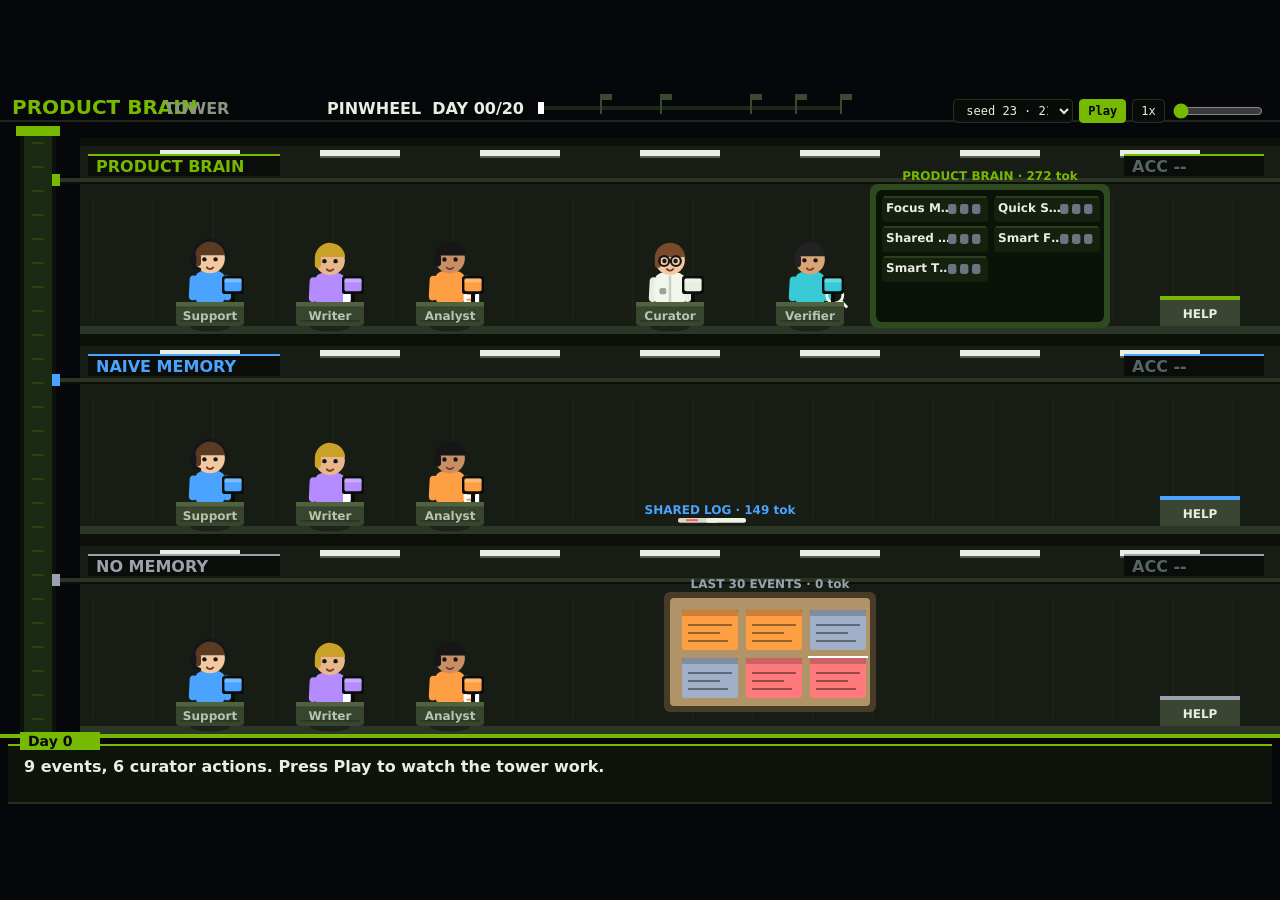
<file: viewer/office.html>
<!doctype html>
<html lang="en">
<head>
<meta charset="utf-8">
<meta name="viewport" content="width=device-width, initial-scale=1">
<title>Product Brain Tower</title>
<style>
:root { --green: #76b900; --ink: #e8efe0; --line: #263020; }
* { box-sizing: border-box; }
html, body { height: 100%; margin: 0; background: #05070a; color: var(--ink); font: 13px/1.4 ui-monospace, Menlo, Consolas, monospace; overflow: hidden; }
body { display: flex; align-items: center; justify-content: center; }
.stage { position: relative; width: min(100vw, calc(100vh * 16 / 9)); aspect-ratio: 16 / 9; }
canvas { position: absolute; inset: 0; width: 100%; height: 100%; background: #05070a; }
.hud { position: absolute; top: 1.2%; right: 1.2%; display: flex; gap: 6px; align-items: center; z-index: 2; }
.hud button, .hud select { background: rgba(10,13,9,.82); color: var(--ink); border: 1px solid var(--line); border-radius: 4px; padding: 3px 8px; font: inherit; font-size: 12px; cursor: pointer; }
.hud button:hover, .hud select:hover { border-color: var(--green); }
.hud button.go { background: var(--green); color: #05070a; border-color: var(--green); font-weight: 700; }
.hud input { width: 90px; accent-color: var(--green); }
.hud select { max-width: 120px; }
</style>
</head>
<body>
<div class="stage">
  <canvas id="c" width="640" height="360"></canvas>
  <div class="hud">
    <select id="run" aria-label="Run"></select>
    <button id="play" class="go">Play</button>
    <button id="speedBtn">1x</button>
    <input id="scrub" type="range" min="0" max="20" value="0" aria-label="Day">
  </div>
</div>

<script src="runs/index.js" onerror="console.warn('no runs index')"></script>
<script>
"use strict";
const $ = id => document.getElementById(id);
const cv = $("c"), ctx = cv.getContext("2d");
const W = 640, H = 360;
let SX = 1, SY = 1;
function fitCanvas() {
  const r = cv.getBoundingClientRect(), dpr = window.devicePixelRatio || 1;
  cv.width = Math.max(320, Math.round(r.width * dpr)); cv.height = Math.max(180, Math.round(r.height * dpr));
  SX = cv.width / W; SY = cv.height / H;
}
new ResizeObserver(fitCanvas).observe(cv); fitCanvas();
const FONT = '"Inter", system-ui, -apple-system, "Segoe UI", Roboto, sans-serif';

const GREEN = "#76b900", AMBER = "#f5a623", RED = "#ff5a5f", BLUE = "#4aa3ff", PURPLE = "#b48cff", TEAL = "#38c9d6", GREY = "#6b7480";
const STATUS_COLOR = { live: GREEN, beta: AMBER, pulled: RED, planned: GREY };
const TYPE_COLOR = { release_log: GREEN, chat: "#9fb0c8", support_ticket: "#ff7a7a", usage_stats: TEAL,
  announcement: PURPLE, code_change: "#e6d24a", roadmap: "#ff9f43" };
const TYPE_NAME = { release_log: "release log", chat: "chat", support_ticket: "ticket", usage_stats: "usage stats",
  announcement: "announcement", code_change: "code change", roadmap: "roadmap" };
const ROUTE = { chat: "support", support_ticket: "support", release_log: "writer", announcement: "writer",
  code_change: "writer", roadmap: "analyst", usage_stats: "analyst" };

/* ---------- geometry ---------- */
const FLOORS = [
  { key: "brain", name: "PRODUCT BRAIN", color: GREEN },
  { key: "naive", name: "NAIVE MEMORY", color: BLUE },
  { key: "no_memory", name: "NO MEMORY", color: "#9aa3ad" },
];
const FL_TOP = i => 24 + i * 100, FL_GROUND = i => FL_TOP(i) + 94, RAIL_Y = i => FL_TOP(i) + 20;
const X0 = 40, DESK_X = { support: 105, writer: 165, analyst: 225 };
const CUR_X = 335, VER_X = 405, CAB_X = 438, PILE_X = 360, BOARD_X = 335, COUNTER_X = 600, CUST_X = 576;

/* ---------- state ---------- */
let RUN = null, day = 0, playing = false, token = 0, speed = 1;
const state = {
  wall: [], flash: {}, naiveTarget: 0, naiveShown: 0, naiveMax: 1, memTokens: { brain: 0, naive: 0, no_memory: 0 },
  board: [], falling: [], gauge: { brain: null, naive: null, no_memory: null }, cpDays: [],
  siren: 0, shake: 0, banner: null, narr: { who: "", text: "", t0: 0 },
};
const caps = [], floaters = [];
class Cancel extends Error {}
const sleep = ms => new Promise((res, rej) => { const t = token; setTimeout(() => (t === token ? res() : rej(new Cancel())), ms / speed); });
const now = () => performance.now();

/* ---------- people ---------- */
const PAL = {
  support: { body: BLUE, hair: "#5a3b22", skin: "#f2c9a0" }, writer: { body: PURPLE, hair: "#c9a227", skin: "#e8b88a" },
  analyst: { body: "#ff9f43", hair: "#161616", skin: "#c98f62" }, curator: { body: "#e8efe0", hair: "#7a4b2a", skin: "#f2c9a0" },
  verifier: { body: TEAL, hair: "#222", skin: "#d9a577" },
};
const NAMES = { support: "Support", writer: "Writer", analyst: "Analyst", curator: "Curator", verifier: "Verifier" };
function person(role, floor, x) {
  return { role, floor, x, hx: x, tx: null, done: null, bubble: null, until: 0, walk: 0, carry: false, mood: null, moodUntil: 0, pal: PAL[role] };
}
const folks = [];   // all staff
const staff = {};   // staff[floorKey][role]
FLOORS.forEach((f, i) => {
  staff[f.key] = {};
  const roles = ["support", "writer", "analyst"].concat(f.key === "brain" ? ["curator", "verifier"] : []);
  for (const r of roles) {
    const x = r === "curator" ? CUR_X : r === "verifier" ? VER_X : DESK_X[r];
    const p = person(r, i, x); staff[f.key][r] = p; folks.push(p);
  }
});
const customers = FLOORS.map((f, i) => ({ floor: i, x: W + 20, on: false, hue: ["#c0392b", "#8e44ad", "#16a085"][i], mood: null, moodUntil: 0, bubble: null, until: 0, walk: 0, tx: null, done: null }));

function say(p, text, ms = 2200, color) { p.bubble = { text, color }; p.until = now() + ms / speed; }
function moveX(p, x) {
  return new Promise((res, rej) => { const t = token; p.tx = x; p.done = () => (t === token ? res() : rej(new Cancel())); });
}
function emote(p, kind, ms = 1600) { p.mood = kind; p.moodUntil = now() + ms / speed; }

/* ---------- drawing primitives ---------- */
const R = (x, y, w, h, c) => { ctx.fillStyle = c; ctx.fillRect(x, y, w, h); };
function RR(x, y, w, h, r, c) { ctx.fillStyle = c; ctx.beginPath(); ctx.roundRect(x, y, w, h, r); ctx.fill(); }
function T(s, x, y, c = "#e8efe0", size = 8, align = "left", weight = 700) {
  ctx.font = `${weight} ${size}px ${FONT}`; ctx.fillStyle = c; ctx.textAlign = align; ctx.textBaseline = "alphabetic";
  ctx.fillText(s, x, y);
}
const clip = (s, n) => (String(s).length > n ? String(s).slice(0, n - 1) + "…" : String(s));
function wrapText(text, maxW, size = 8) {
  ctx.font = `700 ${size}px ${FONT}`;
  const out = []; let line = "";
  for (const w of String(text).split(/\s+/)) {
    const t = line ? line + " " + w : w;
    if (ctx.measureText(t).width > maxW && line) { out.push(line); line = w; } else line = t;
  }
  if (line) out.push(line); return out;
}

function drawPerson(p, groundY, extra = {}) {
  const moving = p.tx != null, sw = moving ? Math.sin(p.walk) : 0, bob = moving ? Math.abs(sw) * 1.2 : Math.sin(now() / 500 + p.x) * 0.3;
  const pal = extra.pal || p.pal, K = 1.55;
  ctx.save(); ctx.translate(p.x, groundY); ctx.scale(K, K);
  ctx.fillStyle = "rgba(0,0,0,.35)"; ctx.beginPath(); ctx.ellipse(0, 0, 6.5, 1.8, 0, 0, 7); ctx.fill();
  // legs
  RR(-3.4, -8.5 + Math.max(0, -sw) * 1, 2.8, 8.5 - Math.max(0, -sw) * 1, 1.2, "#262a36"); RR(0.6, -8.5 + Math.max(0, sw) * 1, 2.8, 8.5 - Math.max(0, sw) * 1, 1.2, "#262a36");
  ctx.save(); ctx.translate(0, -bob);
  // arms
  ctx.save(); ctx.translate(-5.2, -16); ctx.rotate(moving ? sw * 0.5 : 0.05); RR(-1.3, 0, 2.6, 8, 1.3, pal.body); ctx.restore();
  ctx.save(); ctx.translate(5.2, -16); ctx.rotate(moving ? -sw * 0.5 : -0.05); RR(-1.3, 0, 2.6, 8, 1.3, pal.body); ctx.restore();
  // torso
  RR(-5, -17.5, 10, 11, 3, pal.body);
  if (p.role === "curator") { RR(-5, -17.5, 10, 11, 3, "#f1f5ec"); ctx.fillStyle = "#c9d1c0"; ctx.fillRect(-0.4, -16.5, 0.8, 9); RR(-3.4, -12.5, 2.2, 2, .6, "#9aa590"); }
  if (p.role === "writer") RR(4.2, -12, 2.4, 6, 1, "#fff");
  if (p.role === "analyst") { RR(4.4, -13.5, 5, 7, 1, "#fff"); R(5.4, -10.5, 3, .7, "#ff9f43"); R(5.4, -8.6, 2, .7, "#ff9f43"); }
  if (p.role === "verifier") { ctx.strokeStyle = "#f1f5ec"; ctx.lineWidth = .9; ctx.beginPath(); ctx.arc(8, -10, 2.6, 0, 7); ctx.stroke(); ctx.beginPath(); ctx.moveTo(9.9, -8.2); ctx.lineTo(12, -6); ctx.stroke(); }
  // head
  ctx.fillStyle = pal.skin; ctx.beginPath(); ctx.arc(0, -21.5, 4.8, 0, 7); ctx.fill();
  ctx.fillStyle = pal.hair; ctx.beginPath(); ctx.arc(0, -22.2, 4.9, Math.PI * 1.02, Math.PI * 1.98); ctx.fill(); RR(-4.9, -23, 2, 4, 1, pal.hair);
  ctx.fillStyle = "#15171d"; ctx.beginPath(); ctx.arc(-1.8, -21.2, .7, 0, 7); ctx.fill(); ctx.beginPath(); ctx.arc(1.8, -21.2, .7, 0, 7); ctx.fill();
  const m = p.mood && now() < p.moodUntil ? p.mood : null;
  ctx.strokeStyle = "#7a3b2e"; ctx.lineWidth = .6; ctx.beginPath();
  if (m === "bad") ctx.arc(0, -17.9, 1.3, Math.PI * 1.1, Math.PI * 1.9); else ctx.arc(0, -19.4, 1.3, 0.15 * Math.PI, 0.85 * Math.PI); ctx.stroke();
  if (p.role === "support") { ctx.strokeStyle = "#15171d"; ctx.lineWidth = 1; ctx.beginPath(); ctx.arc(0, -22, 5.4, Math.PI, 0); ctx.stroke(); RR(-6.4, -23, 2, 4, 1, "#15171d"); ctx.beginPath(); ctx.moveTo(-5.5, -19); ctx.lineTo(-3, -17.8); ctx.stroke(); }
  if (p.role === "curator") { ctx.strokeStyle = "#15171d"; ctx.lineWidth = .7; ctx.beginPath(); ctx.arc(-1.9, -21.2, 1.6, 0, 7); ctx.stroke(); ctx.beginPath(); ctx.arc(1.9, -21.2, 1.6, 0, 7); ctx.stroke(); ctx.beginPath(); ctx.moveTo(-.3, -21.2); ctx.lineTo(.3, -21.2); ctx.stroke(); }
  if (extra.hat) { RR(-5.6, -26.3, 11.2, 1.8, .8, "#222"); RR(-3.6, -29.8, 7.2, 4, 1.4, "#222"); }
  if (p.carry) { ctx.save(); ctx.translate(6.4, -12); ctx.rotate(-.3); RR(-3, -3.5, 7, 7, 1, "#f4f7ef"); R(-2, -1.8, 5, .6, "#aab"); R(-2, 0, 4, .6, "#aab"); R(-2, 1.6, 5, .6, "#aab"); ctx.restore(); }
  ctx.restore(); ctx.restore();
}

function drawBubble(cx, topY, text, color, maxW = 100) {
  const lines = wrapText(clip(text, 90), maxW, 8.5).slice(0, 4);
  ctx.font = `700 8.5px ${FONT}`;
  const w = Math.max(...lines.map(l => ctx.measureText(l).width)) + 10, h = lines.length * 10 + 7;
  const x = Math.min(W - w - 2, Math.max(X0 + 2, cx - w / 2)), y = Math.max(24, topY - h - 5);
  ctx.save(); ctx.shadowColor = "rgba(0,0,0,.5)"; ctx.shadowBlur = 6 * SX; RR(x, y, w, h, 4, "#f6f9f1"); ctx.restore();
  ctx.strokeStyle = color || "#263020"; ctx.lineWidth = 1.2; ctx.beginPath(); ctx.roundRect(x, y, w, h, 4); ctx.stroke();
  ctx.fillStyle = "#f6f9f1"; ctx.beginPath(); ctx.moveTo(cx - 3, y + h - .5); ctx.lineTo(cx, y + h + 4); ctx.lineTo(cx + 3, y + h - .5); ctx.fill();
  lines.forEach((l, i) => T(l, x + 5, y + 10 + i * 10, "#12170f", 8.5, "left", 700));
}

function drawEmote(cx, y, kind) {
  if (kind === "heart") { ctx.fillStyle = "#ff4d6d"; ctx.beginPath(); ctx.moveTo(cx, y + 8); ctx.bezierCurveTo(cx - 8, y + 2, cx - 4, y - 4, cx, y + 1); ctx.bezierCurveTo(cx + 4, y - 4, cx + 8, y + 2, cx, y + 8); ctx.fill(); }
  else if (kind === "bad") { T("!!", cx, y + 8, RED, 12, "center", 800); }
  else if (kind === "ask") T("?", cx, y + 8, AMBER, 13, "center", 800);
}

/* ---------- scene ---------- */
function drawBuilding() {
  R(0, 0, W, H, "#05070a");
  R(10, 22, 18, 302, "#0c1209"); R(12, 22, 14, 302, "#1b2a12");
  for (let y = 26; y < 322; y += 12) R(16, y, 6, 1, "rgba(118,185,0,.18)");
  R(8, 18, 22, 5, GREEN); T("EVENT TUBE", 19, 14, GREEN, 6, "center");
  FLOORS.forEach((f, i) => drawFloor(f, i));
  R(0, 322, W, 2, GREEN);
}

function drawFloor(f, i) {
  const top = FL_TOP(i), g = FL_GROUND(i), live = f.key === "brain";
  R(X0, top, W - X0, 98, "#171d14"); R(X0, top, W - X0, 4, "#0c1009");
  for (let x = X0 + 6; x < W; x += 30) R(x, top + 30, 1, 60, "rgba(255,255,255,.025)");
  for (let x = X0 + 40; x < W - 60; x += 80) { R(x, top + 6, 40, 3, "#e9efe2"); R(x, top + 9, 40, 1, "rgba(233,239,226,.3)"); }
  R(X0, g, W - X0, 4, "#2c3626"); R(X0, g + 4, W - X0, 2, "#0c1009");
  R(26, RAIL_Y(i), W - 26, 2, "#2a3524"); R(26, RAIL_Y(i) + 2, W - 26, 1, "#0c1009");
  R(26, RAIL_Y(i) - 2, 4, 6, f.color);
  R(X0 + 4, top + 8, 96, 11, "#0a0d09"); R(X0 + 4, top + 8, 96, 1, f.color); T(f.name, X0 + 8, top + 17, f.color, 8);
  const gv = state.gauge[f.key];
  R(W - 78, top + 8, 70, 11, "#0a0d09"); R(W - 78, top + 8, 70, 1, f.color);
  T(gv == null ? "ACC --" : `ACC ${Math.round(gv * 100)}%`, W - 74, top + 17, gv == null ? "#566" : (gv > .5 ? GREEN : gv > .2 ? AMBER : RED), 8);
  if (gv != null) { R(W - 78, top + 21, 70, 2, "#0a0d09"); R(W - 78, top + 21, 70 * gv, 2, f.color); }

  if (f.key === "no_memory") drawBoard(top, g);
  if (f.key === "naive") drawPile(top, g);
  if (f.key === "brain") drawCabinet(top, g);

  const crew = folks.filter(p => p.floor === i);
  crew.forEach(p => drawPerson(p, g));
  for (const r of ["support", "writer", "analyst"]) drawDesk(DESK_X[r], g, PAL[r].body);
  if (live) { drawDesk(CUR_X, g, "#e8efe0"); drawDesk(VER_X, g, TEAL); }
  crew.forEach(p => T(NAMES[p.role], p.hx, g - 3, "#b8c4ac", 6, "center"));
  R(COUNTER_X - 20, g - 14, 40, 14, "#3a4632"); R(COUNTER_X - 20, g - 15, 40, 2, f.color); T("HELP", COUNTER_X, g - 4, "#e8efe0", 6, "center");
  const c = customers[i];
  if (c.on) {
    drawPerson({ x: c.x, tx: c.tx, walk: c.walk, role: "customer", carry: false, mood: c.mood, moodUntil: c.moodUntil }, g, { pal: { body: c.hue, hair: "#222", skin: "#e5b88f" }, hat: true });
    if (c.mood && now() < c.moodUntil) drawEmote(c.x, g - 56, c.mood);
  }
  if (live && state.siren > now()) {
    const k = Math.abs(Math.sin((state.siren - now()) / 140));
    R(X0, top + 4, W - X0, 90, `rgba(255,50,60,${0.1 + 0.16 * k})`);
    R(X0 + 6, top + 24, 6, 6, k > .5 ? RED : "#7a1f24");
  }
  for (const p of crew) if (p.bubble && now() < p.until) drawBubble(p.x, g - 42, p.bubble.text, p.bubble.color);
  if (c.on && c.bubble && now() < c.until) drawBubble(c.x, g - 46, c.bubble.text, c.bubble.color, 88);
}

function drawDesk(x, g, col) {
  RR(x - 17, g - 12, 34, 12, 2, "#38452f"); R(x - 17, g - 12, 34, 2.2, "#51623f"); R(x - 15, g - 3, 30, .8, "rgba(0,0,0,.25)");
  RR(x + 6, g - 25, 11, 9, 1.4, "#0a0d09"); RR(x + 7.2, g - 23.8, 8.6, 6.4, 1, col); R(x + 10.5, g - 16, 2, 4, "#0a0d09");
  ctx.save(); ctx.globalAlpha = .25; R(x + 7.2, g - 23.8, 8.6, 2, "#fff"); ctx.restore();
}

function drawBoard(top, g) {
  const x = BOARD_X, y = top + 30;
  RR(x - 3, y - 3, 106, 60, 3, "#4a3a28"); RR(x, y, 100, 54, 2, "#b09468");
  T("LAST 30 EVENTS · " + state.memTokens.no_memory + " tok", x + 50, y - 5, "#9aa3ad", 6, "center");
  state.board.forEach((e, i) => {
    const nx = x + 6 + (i % 3) * 32, ny = y + 6 + Math.floor(i / 3) * 24, last = i === state.board.length - 1;
    RR(nx, ny, 28, 20, 1.5, TYPE_COLOR[e.type] || "#ddd"); R(nx, ny, 28, 3, "rgba(0,0,0,.2)");
    R(nx + 3, ny + 7, 22, 1, "rgba(0,0,0,.4)"); R(nx + 3, ny + 11, 16, 1, "rgba(0,0,0,.4)"); R(nx + 3, ny + 15, 20, 1, "rgba(0,0,0,.4)");
    if (last) R(nx - 1, ny - 1, 30, 1, "#fff");
  });
  for (const n of state.falling) RR(n.x, n.y, 28, 20, 1.5, TYPE_COLOR[n.type] || "#ddd");
}

function drawPile(top, g) {
  const n = Math.round(state.naiveShown), x = PILE_X;
  for (let k = 0; k < n; k++) {
    const layer = Math.floor(k / 5), jx = ((k * 37) % 23) - 11, jy = layer * 2;
    RR(x + jx - 10, g - 4 - jy, 20, 2.4, 1, k % 2 ? "#eef3e6" : "#d3dacb");
    if (k % 7 === 0) R(x + jx - 6, g - 3.4 - jy, 6, 1, RED);
    if (k % 11 === 3) R(x + jx + 1, g - 3.4 - jy, 7, 1, BLUE);
  }
  T("SHARED LOG · " + state.memTokens.naive + " tok", x, g - 6 - Math.floor(n / 5) * 2, BLUE, 6, "center");
}

function drawCabinet(top, g) {
  const x = CAB_X, y = top + 26;
  RR(x - 3, y - 3, 120, 72, 4, "#2f4a1f"); RR(x, y, 114, 66, 3, "#0b1208");
  T("PRODUCT BRAIN · " + state.memTokens.brain + " tok", x + 57, y - 5, GREEN, 6, "center");
  const cards = state.wall.slice(0, 8);
  if (!cards.length) T("empty", x + 57, y + 36, "#3a4a30", 8, "center");
  cards.forEach((c, i) => {
    const cx = x + 3 + (i % 2) * 56, cy = y + 3 + Math.floor(i / 2) * 15;
    const fl = state.flash[c.name] ? Math.max(0, 1 - (now() - state.flash[c.name]) / 2000) : 0;
    RR(cx, cy, 53, 13, 2, fl > 0 ? "#2f4a17" : "#16200f"); R(cx + 1, cy, 51, 1, fl > 0 ? GREEN : "#2a3f1c");
    T(clip(c.name, 8), cx + 2, cy + 8, "#e8efe0", 6);
    ["ios", "android", "web"].forEach((p, j) => {
      const pl = c.platforms[p], col = pl ? STATUS_COLOR[pl.status] || GREY : "#333";
      RR(cx + 33 + j * 6, cy + 4, 4.2, 5, 1.2, col);
      if (pl && pl.disputed) R(cx + 33 + j * 6, cy + 2, 4, 1, AMBER);
    });
  });
  if (state.banner && now() < state.banner.until) {
    const b = state.banner, k = Math.min(1, (now() - b.t0) / 250), by = y + 24 - 8 * (1 - k);
    RR(x - 6, by, 126, 18, 4, b.color);
    T(b.text, x + 57, by + 12, "#0a0d09", 8, "center");
  }
}

function drawHUD() {
  R(0, 0, W, 16, "#05070a"); R(0, 15, W, 1, "#1d2619");
  T("PRODUCT BRAIN", 6, 12, GREEN, 10); T("TOWER", 82, 12, "#8a9680", 8);
  if (RUN) {
    const n = RUN.days.length, x0 = 270, x1 = 420;
    T(`${RUN.meta.product.toUpperCase()}  DAY ${String(day).padStart(2, "0")}/${n - 1}`, x0 - 8, 12, "#e8efe0", 8, "right");
    R(x0, 8, x1 - x0, 2, "#1d2619"); R(x0, 8, (x1 - x0) * day / (n - 1), 2, GREEN);
    for (const d of state.cpDays) { const fx = x0 + (x1 - x0) * d / (n - 1), c = d <= day ? GREEN : "#3a4a30"; R(fx, 2, 1, 10, c); R(fx + 1, 2, 5, 3, c); }
    R(x0 + (x1 - x0) * day / (n - 1) - 1, 6, 3, 6, "#fff");
  }
  R(0, 324, W, 36, "#05070a"); R(4, 327, W - 8, 30, "#0e140b"); R(4, 327, W - 8, 1, GREEN); R(4, 356, W - 8, 1, "#263020");
  const n = state.narr, shown = Math.floor((now() - n.t0) / 12 * Math.max(1, speed));
  if (n.who) { R(10, 321, Math.max(40, n.who.length * 5 + 10), 9, GREEN); T(n.who, 14, 328, "#05070a", 7); }
  wrapText(n.text.slice(0, shown), W - 28, 8).slice(0, 2).forEach((l, i) => T(l, 12, 341 + i * 10, "#e8efe0", 8));
}

function drawFrame() {
  ctx.setTransform(SX, 0, 0, SY, 0, 0);
  ctx.save();
  if (state.shake > now()) ctx.translate(Math.round((Math.random() - .5) * 3), Math.round((Math.random() - .5) * 3));
  drawBuilding();
  for (const c of caps) {
    const [x, y] = c.pos;
    R(x - 3, y - 3, 7, 6, c.color); R(x - 3, y - 3, 7, 1, "#fff"); if (c.tag) T(c.tag, x, y - 5, c.color, 8, "center");
  }
  for (const f of floaters) {
    ctx.globalAlpha = Math.max(0, 1 - f.age / 1.6);
    T(f.text, f.x, f.y - f.age * 14, f.color, f.size || 8, "center"); ctx.globalAlpha = 1;
  }
  ctx.restore();
  drawHUD();
}

/* ---------- simulation tick ---------- */
function update(dt) {
  for (const p of folks) {
    if (p.tx == null) { p.walk = 0; continue; }
    const dx = p.tx - p.x, step = 85 * speed * dt; p.walk += dt * 14 * speed;
    if (Math.abs(dx) <= step) { p.x = p.tx; p.tx = null; const f = p.done; p.done = null; if (f) f(); } else p.x += Math.sign(dx) * step;
  }
  for (const c of customers) {
    if (c.tx == null) { c.walk = 0; continue; }
    const dx = c.tx - c.x, step = 70 * speed * dt; c.walk += dt * 14 * speed;
    if (Math.abs(dx) <= step) { c.x = c.tx; c.tx = null; const f = c.done; c.done = null; if (f) f(); } else c.x += Math.sign(dx) * step;
  }
  for (let i = caps.length - 1; i >= 0; i--) {
    const c = caps[i], [tx, ty] = c.path[c.i], dx = tx - c.pos[0], dy = ty - c.pos[1], d = Math.hypot(dx, dy), step = 150 * speed * dt;
    if (d <= step) { c.pos = [tx, ty]; c.i++; if (c.i >= c.path.length) { caps.splice(i, 1); if (c.onArrive) c.onArrive(); } }
    else { c.pos[0] += dx / d * step; c.pos[1] += dy / d * step; }
  }
  for (let i = floaters.length - 1; i >= 0; i--) { floaters[i].age += dt * speed; if (floaters[i].age > 1.6) floaters.splice(i, 1); }
  for (let i = state.falling.length - 1; i >= 0; i--) { const n = state.falling[i]; n.vy += 160 * dt; n.y += n.vy * dt; if (n.y > 330) state.falling.splice(i, 1); }
  if (state.naiveShown < state.naiveTarget) state.naiveShown = Math.min(state.naiveTarget, state.naiveShown + 20 * dt * speed);
  else if (state.naiveShown > state.naiveTarget) state.naiveShown = state.naiveTarget;
}
let last = now();
function tick() {
  const t = now(), dt = Math.min(.5, Math.max(0, (t - last) / 1000));
  if (dt < 0.008) return; last = t;
  try { update(dt); drawFrame(); } catch (e) { console.error("frame error", e); window.__frameError = String(e.stack || e); }
}
(function raf() { tick(); requestAnimationFrame(raf); })();
setInterval(tick, 33);   // keeps animating when requestAnimationFrame is throttled

/* ---------- story helpers ---------- */
function narrate(who, text) { state.narr = { who, text, t0: now() }; }
function floatAt(text, x, y, color, size = 8) { floaters.push({ text, x, y, color, size, age: 0 }); }
const PILE_FOR = size => Math.min(62, Math.round(size / Math.max(1, state.naiveMax) * 62));

function launchCapsules(e) {
  const col = TYPE_COLOR[e.type] || "#ddd", role = ROUTE[e.type] || "support", tag = e.trap === "rumor" ? "?" : e.trap === "rollback" ? "!" : null;
  FLOORS.forEach((f, i) => {
    caps.push({ pos: [19, 24], color: col, tag, i: 0, path: [[19, RAIL_Y(i)], [DESK_X[role], RAIL_Y(i)], [DESK_X[role], FL_GROUND(i) - 24]], onArrive: () => onCapsuleLanded(f.key, role, e) });
  });
}

function onCapsuleLanded(floorKey, role, e) {
  const p = staff[floorKey][role], g = FL_GROUND(FLOORS.findIndex(f => f.key === floorKey));
  if (floorKey === "no_memory") {
    state.board.push(e);
    if (state.board.length > 6) { const old = state.board.shift(); state.falling.push({ x: BOARD_X + 6, y: FL_TOP(2) + 36, vy: 0, type: old.type }); floatAt("forgotten", BOARD_X + 22, FL_TOP(2) + 70, "#8a8f96", 6); }
  } else if (floorKey === "naive") {
    floatAt("+filed", PILE_X, g - 30, BLUE, 6);
  } else {
    p.carry = true;
  }
}

async function curate(rec, d) {
  const brain = staff.brain, trio = ["support", "writer", "analyst"].map(r => brain[r]);
  const items = rec.log.filter(l => l.action !== "prune").slice(0, 7);
  narrate("Agents", `${rec.proposals} claims extracted. They carry them to the Curator.`);
  const spots = [CUR_X - 60, CUR_X - 46, CUR_X - 32];
  await Promise.all(trio.map((p, i) => moveX(p, spots[i])));
  trio.forEach(p => say(p, "claims for you", 1500, GREEN));
  await sleep(1200); trio.forEach(p => { p.carry = false; });
  const cur = brain.curator, ver = brain.verifier;
  if (!items.length) { say(cur, "Nothing new to merge.", 2000, GREEN); await sleep(1600); }
  for (const l of items) {
    const verify = l.action === "verify";
    if (verify) {
      narrate("Verifier", `${l.feature}: a weak source disagrees with the record. Re-reading both events.`);
      await moveX(ver, CUR_X + 34); say(ver, "Checking the sources…", 1400, TEAL); await sleep(1300);
    }
    const col = { conflict: RED, rollback: RED, verify: TEAL, rename: PURPLE, merge: PURPLE, dedup: AMBER, fix: GREEN, update: GREEN, create: GREEN, new_issue: AMBER, stale: AMBER }[l.action] || GREEN;
    const who = verify ? ver : cur;
    narrate(verify ? "Verifier" : "Curator", `${l.action.toUpperCase()} · ${l.feature} — ${l.detail}`);
    say(who, verify ? clip(l.detail.split(" - ")[1] || l.detail, 80) : clip(l.detail, 80), 3000, col);
    state.flash[l.feature] = now();
    const until = ms => now() + ms / speed;
    if (l.action === "rollback") { state.siren = until(2600); state.shake = until(600); state.banner = { text: "ROLLBACK", color: RED, t0: now(), until: until(2600) }; }
    else if (l.action === "rename") state.banner = { text: "RENAMED", color: PURPLE, t0: now(), until: until(2200) };
    else if (l.action === "conflict") { state.banner = { text: "REJECTED", color: AMBER, t0: now(), until: until(1800) }; emote(cur, "bad", 1500); }
    else if (l.action === "verify") state.banner = { text: l.detail.includes("overturned") ? "OVERTURNED" : "UPHELD", color: TEAL, t0: now(), until: until(1800) };
    else if (l.action === "dedup") { const m = l.detail.match(/\((\d+) reports\)/); state.banner = { text: m ? `MERGED x${m[1]}` : "MERGED", color: AMBER, t0: now(), until: until(1800) }; }
    else if (l.action === "fix") state.banner = { text: "FIXED", color: GREEN, t0: now(), until: until(1600) };
    await sleep(2200);
    if (verify) await moveX(ver, VER_X);
  }
  setWallFor(d);
  rec.brain.forEach(c => { const p = (RUN.days[d - 1]?.brain || []).find(x => x.id === c.id); if (!p || JSON.stringify(p.platforms) !== JSON.stringify(c.platforms)) state.flash[c.name] = now(); });
  narrate("Brain", `Memory updated: ${rec.brain.length} features, ${rec.sizes.brain} tokens. The naive log is ${rec.sizes.naive}.`);
  await Promise.all(trio.map(p => moveX(p, p.hx)));
}

function setWallFor(d) { state.wall = d >= 0 && RUN.days[d] ? JSON.parse(JSON.stringify(RUN.days[d].brain)) : []; }
function setSizesFor(d) {
  const s = RUN.days[Math.max(0, d)].sizes;
  state.memTokens = { brain: s.brain, naive: s.naive, no_memory: s.no_memory || 0 };
  state.naiveTarget = PILE_FOR(s.naive);
}
function setGaugesFor(d) {
  const cp = [...RUN.days].reverse().find(x => x.checkpoint && x.day <= d);
  FLOORS.forEach(f => { state.gauge[f.key] = cp ? cp.checkpoint.teams[f.key].accuracy : null; });
}
function boardFor(d) { state.board = RUN.days.slice(0, d + 1).flatMap(x => x.events).slice(-6); }

async function checkpoint(rec) {
  const cp = rec.checkpoint, by = {};
  for (const f of FLOORS) for (const a of cp.answers[f.key]) { (by[a.qid] ||= {}); if (!by[a.qid][f.key] || a.agent === "support") by[a.qid][f.key] = a; }
  const ids = Object.keys(by).filter(id => by[id].brain && by[id].brain.type !== "release_notes");
  const fin = RUN.finale && RUN.finale.day === rec.day ? ids.find(id => by[id].brain.finale) : null;
  const pick = [...new Set([fin, ...ids].filter(Boolean))];
  const chosen = [], types = new Set();
  for (const id of pick) { const ty = by[id].brain.type; if (!types.has(ty) || chosen.length < 2) { chosen.push(id); types.add(ty); } if (chosen.length >= 3) break; }
  narrate("Checkpoint", "Customers arrive at all three floors with the same questions. The hidden truth table grades every answer.");
  await sleep(1600);
  for (const id of chosen) {
    const row = by[id], q = row.brain, qtxt = q.question.replace(/^A customer asks:\s*/i, "");
    narrate("Customer", `${qtxt}   (truth: ${JSON.stringify(q.truth)})`);
    await Promise.all(customers.map(c => { c.on = true; c.x = W + 14; c.mood = null; c.bubble = null; return new Promise((res, rej) => { const t = token; c.tx = CUST_X; c.done = () => (t === token ? res() : rej(new Cancel())); }); }));
    customers.forEach(c => { c.bubble = { text: qtxt, color: AMBER }; c.until = now() + 3500 / speed; });
    await sleep(1800);
    for (let i = 0; i < FLOORS.length; i++) {
      const f = FLOORS[i], a = row[f.key]; if (!a) continue;
      const agent = staff[f.key][a.agent] || staff[f.key].support, c = customers[i];
      const txt = q.type === "release_notes" ? `${(a.answer || []).length} features` : a.abstain ? "I don't know" : String(a.answer);
      const col = a.correct ? GREEN : a.abstain ? AMBER : RED;
      say(agent, `${txt}${a.revised ? " (self-checked)" : ""}`, 2600, col);
      emote(c, a.correct ? "heart" : a.abstain ? "ask" : "bad", 2200);
      floatAt(a.correct ? "CORRECT" : a.abstain ? "UNKNOWN" : a.stale ? "STALE" : "WRONG", c.x, FL_GROUND(i) - 46, col, 8);
      await sleep(500);
    }
    await sleep(2200);
    await Promise.all(customers.map(c => new Promise((res, rej) => { const t = token; c.bubble = null; c.tx = W + 20; c.done = () => { c.on = false; t === token ? res() : rej(new Cancel()); }; })));
  }
  setGaugesFor(rec.day);
  narrate("Scoreboard", FLOORS.map(f => `${f.name.split(" ")[0]} ${Math.round(cp.teams[f.key].accuracy * 100)}%`).join("   "));
  await sleep(1600);
}

async function playDay(d) {
  const rec = RUN.days[d];
  day = d; $("scrub").value = d;
  setSizesFor(d - 1 >= 0 ? d - 1 : 0);
  if (d === 0) { state.naiveShown = 0; state.naiveTarget = 0; state.board = []; setWallFor(-1); }
  narrate("Day " + d, `${rec.events.length} new events drop down the tube into all three offices.`);
  await sleep(1200);
  for (const e of rec.events.slice(0, 7)) {
    narrate(`${TYPE_NAME[e.type] || e.type} · ${e.time}`, `${e.author}: "${e.text}"${e.trap === "rumor" ? "   [a rumor]" : e.trap === "rollback" ? "   [rollback notice]" : ""}`);
    launchCapsules(e);
    await sleep(1350);
  }
  await sleep(900);
  setSizesFor(d);
  await curate(rec, d);
  await sleep(500);
  if (rec.checkpoint) await checkpoint(rec);
  await sleep(500);
}

/* ---------- controls ---------- */
function resetStage() {
  caps.length = 0; floaters.length = 0; state.falling.length = 0; state.banner = null; state.siren = 0; state.shake = 0;
  folks.forEach(p => { p.x = p.hx; p.tx = null; p.done = null; p.bubble = null; p.carry = false; p.mood = null; });
  customers.forEach(c => { c.on = false; c.tx = null; c.done = null; c.x = W + 20; c.bubble = null; c.mood = null; });
}
function showStatic(d) {
  token++; playing = false; $("play").textContent = "Play"; resetStage();
  day = d; $("scrub").value = d;
  setSizesFor(d); state.naiveShown = state.naiveTarget; setWallFor(d); setGaugesFor(d); boardFor(d);
  const rec = RUN.days[d];
  narrate(`Day ${d}`, `${rec.events.length} events, ${rec.log.length} curator actions${rec.checkpoint ? ", checkpoint day" : ""}. Press Play to watch the tower work.`);
}
async function runFrom(start) {
  const my = ++token; playing = true; $("play").textContent = "Pause";
  resetStage();
  try { for (let d = start; d < RUN.days.length; d++) await playDay(d); }
  catch (e) { if (!(e instanceof Cancel)) throw e; return; }
  if (my === token) {
    playing = false; $("play").textContent = "Replay";
    const s = RUN.summary;
    narrate("The end", `Final accuracy: Product Brain ${Math.round(s.brain.accuracy * 100)}%, Naive ${Math.round(s.naive.accuracy * 100)}%, No memory ${Math.round(s.no_memory.accuracy * 100)}%.`);
  }
}
function loadRunScript(id) {
  return new Promise((res, rej) => {
    if (window.RUNS && window.RUNS[id]) return res(window.RUNS[id]);
    const s = document.createElement("script"); s.src = `runs/${id}.js`;
    s.onload = () => res(window.RUNS[id]); s.onerror = () => rej(new Error("failed to load " + id)); document.head.appendChild(s);
  });
}
async function selectRun(id) {
  try { RUN = await loadRunScript(id); } catch (e) { narrate("Error", e.message); return; }
  $("scrub").max = RUN.days.length - 1; state.flash = {};
  state.cpDays = RUN.days.filter(d => d.checkpoint).map(d => d.day);
  state.naiveMax = Math.max(...RUN.days.map(d => d.sizes.naive), 1);
  showStatic(0);
}
(function init() {
  const idx = window.RUN_INDEX || [];
  narrate("Loading", "Fetching the run…");
  if (!idx.length) narrate("No runs", "Run python -m product_brain run, then python -m product_brain.viewer_export.");
  $("run").innerHTML = idx.map(r => `<option value="${r.id}">${r.label}</option>`).join("");
  const pref = new URLSearchParams(location.search).get("run");
  const first = pref || (idx.find(r => r.mode === "live") || idx[0] || {}).id;
  if (first) { $("run").value = first; selectRun(first); }
  $("run").onchange = e => selectRun(e.target.value);
  $("play").onclick = () => { if (!RUN) return; if (playing) { token++; playing = false; $("play").textContent = "Play"; } else runFrom(day >= RUN.days.length - 1 ? 0 : day); };
  $("scrub").oninput = e => RUN && showStatic(+e.target.value);
  const speeds = [1, 2, 4]; let si = 0;
  $("speedBtn").onclick = () => { si = (si + 1) % speeds.length; speed = speeds[si]; $("speedBtn").textContent = speed + "x"; };
  addEventListener("keydown", e => { if (e.code === "Space") { e.preventDefault(); $("play").click(); } });
})();
</script>
</body>
</html>
</file>
